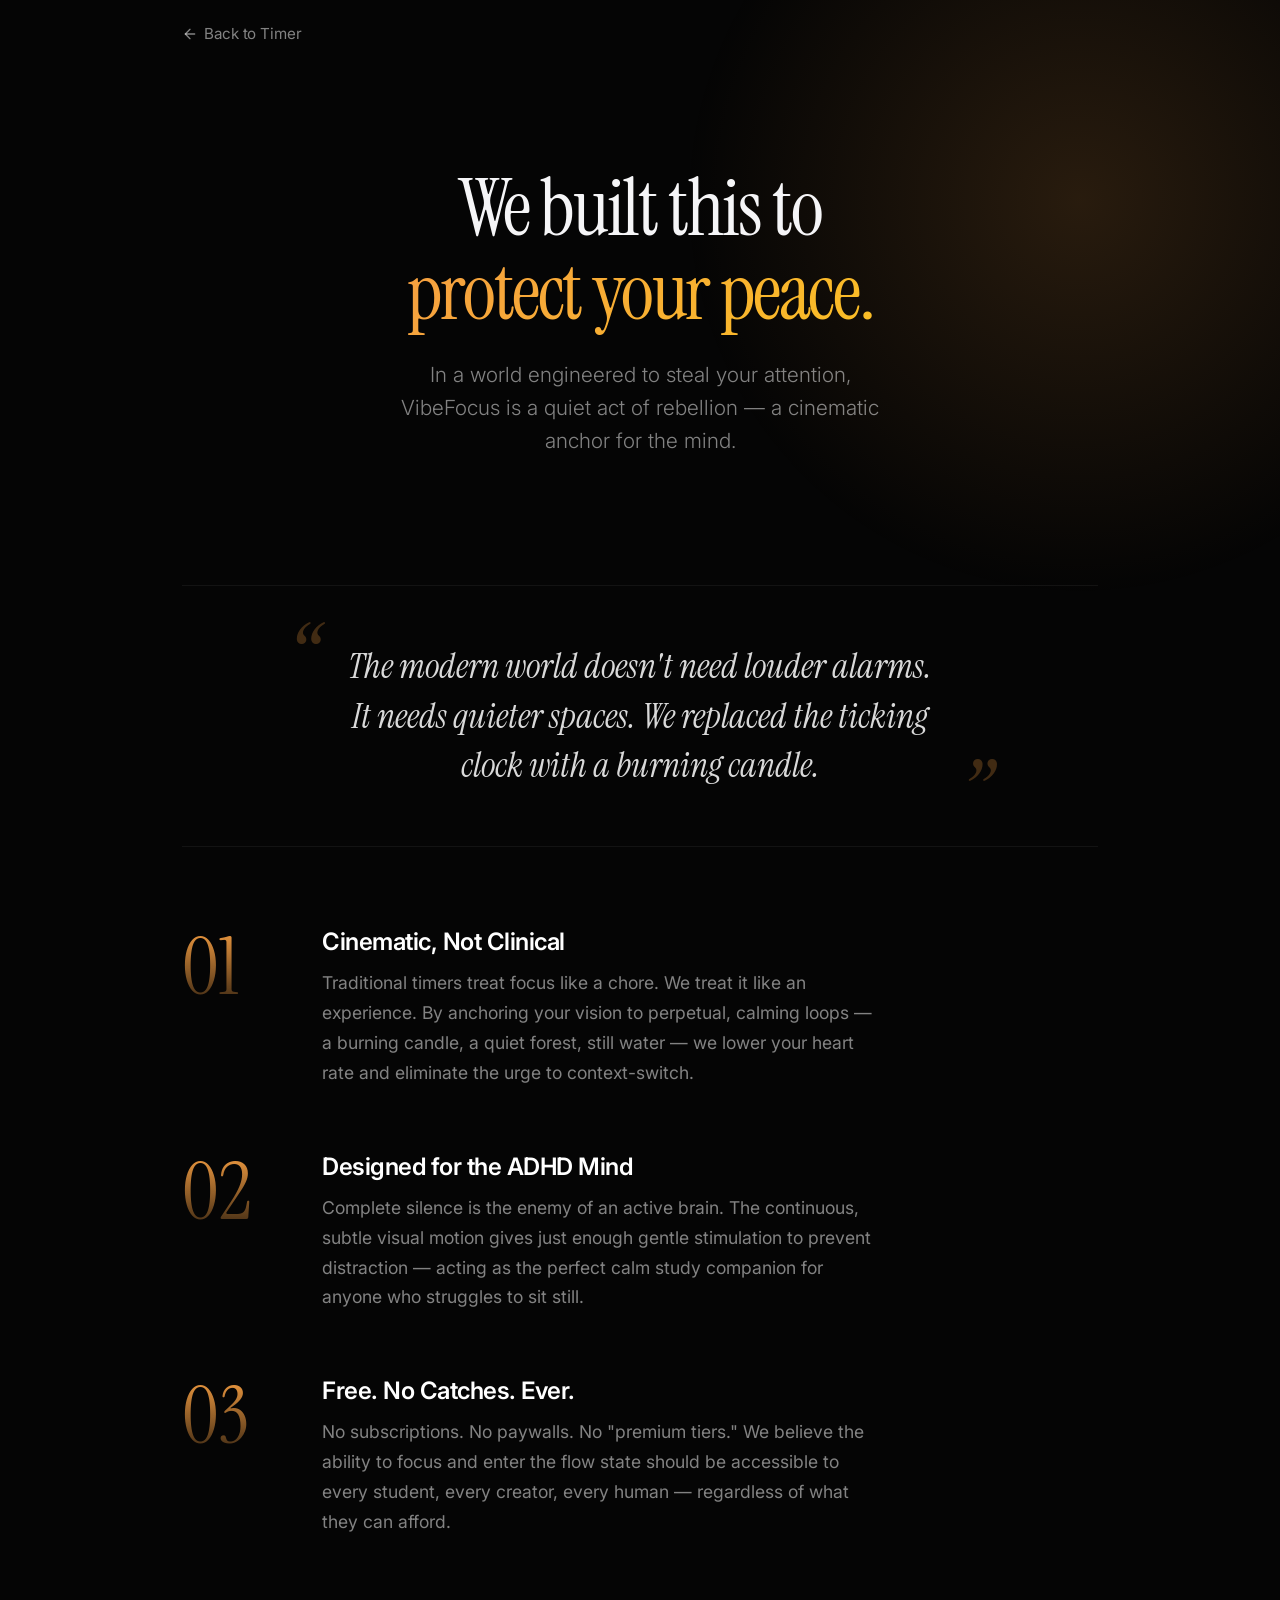
<file: about.html>
<!DOCTYPE html>
<html lang="en">
<head>
  <meta charset="UTF-8" />
  <meta name="viewport" content="width=device-width, initial-scale=1.0" />
  <title>About | VibeFocus — Enter your focus state</title>
  <meta name="description" content="VibeFocus is a free cinematic focus timer designed to protect your attention. Learn about our mission and why we built it." />
  <link rel="icon" href="assets/favicon.ico" type="image/x-icon" />
  <link rel="stylesheet" href="styles.css" />
  <link rel="preconnect" href="https://fonts.googleapis.com">
  <link rel="preconnect" href="https://fonts.gstatic.com" crossorigin>
  <link href="https://fonts.googleapis.com/css2?family=Instrument+Serif:ital@0;1&family=Inter:wght@300;400;500;600;700&display=swap" rel="stylesheet">
</head>
<body class="page-body page-about">

  <nav class="page-nav">
    <a href="index.html">
      <svg xmlns="http://www.w3.org/2000/svg" viewBox="0 0 24 24" fill="none" stroke="currentColor" stroke-width="2" stroke-linecap="round" stroke-linejoin="round"><path d="M19 12H5"/><path d="M12 19l-7-7 7-7"/></svg>
      Back to Timer
    </a>
  </nav>

  <main class="page-wrap">

    <!-- Hero -->
    <section class="about-hero reveal">
      <h1>We built this to<br><span>protect your peace.</span></h1>
      <p class="subtitle">In a world engineered to steal your attention, VibeFocus is a quiet act of rebellion — a cinematic anchor for the mind.</p>
    </section>

    <!-- Manifesto Quote -->
    <section class="about-manifesto reveal reveal-d2">
      <blockquote>
        The modern world doesn't need louder alarms. It needs quieter spaces. We replaced the ticking clock with a burning candle.
      </blockquote>
    </section>

    <!-- Values -->
    <section class="about-values">
      <div class="about-value-row reveal reveal-d3">
        <div class="about-value-number">01</div>
        <div class="about-value-content">
          <h3>Cinematic, Not Clinical</h3>
          <p>Traditional timers treat focus like a chore. We treat it like an experience. By anchoring your vision to perpetual, calming loops — a burning candle, a quiet forest, still water — we lower your heart rate and eliminate the urge to context-switch.</p>
        </div>
      </div>

      <div class="about-value-row reveal reveal-d4">
        <div class="about-value-number">02</div>
        <div class="about-value-content">
          <h3>Designed for the ADHD Mind</h3>
          <p>Complete silence is the enemy of an active brain. The continuous, subtle visual motion gives just enough gentle stimulation to prevent distraction — acting as the perfect calm study companion for anyone who struggles to sit still.</p>
        </div>
      </div>

      <div class="about-value-row reveal reveal-d5">
        <div class="about-value-number">03</div>
        <div class="about-value-content">
          <h3>Free. No Catches. Ever.</h3>
          <p>No subscriptions. No paywalls. No "premium tiers." We believe the ability to focus and enter the flow state should be accessible to every student, every creator, every human — regardless of what they can afford.</p>
        </div>
      </div>
    </section>

  </main>

</body>
</html>
</file>
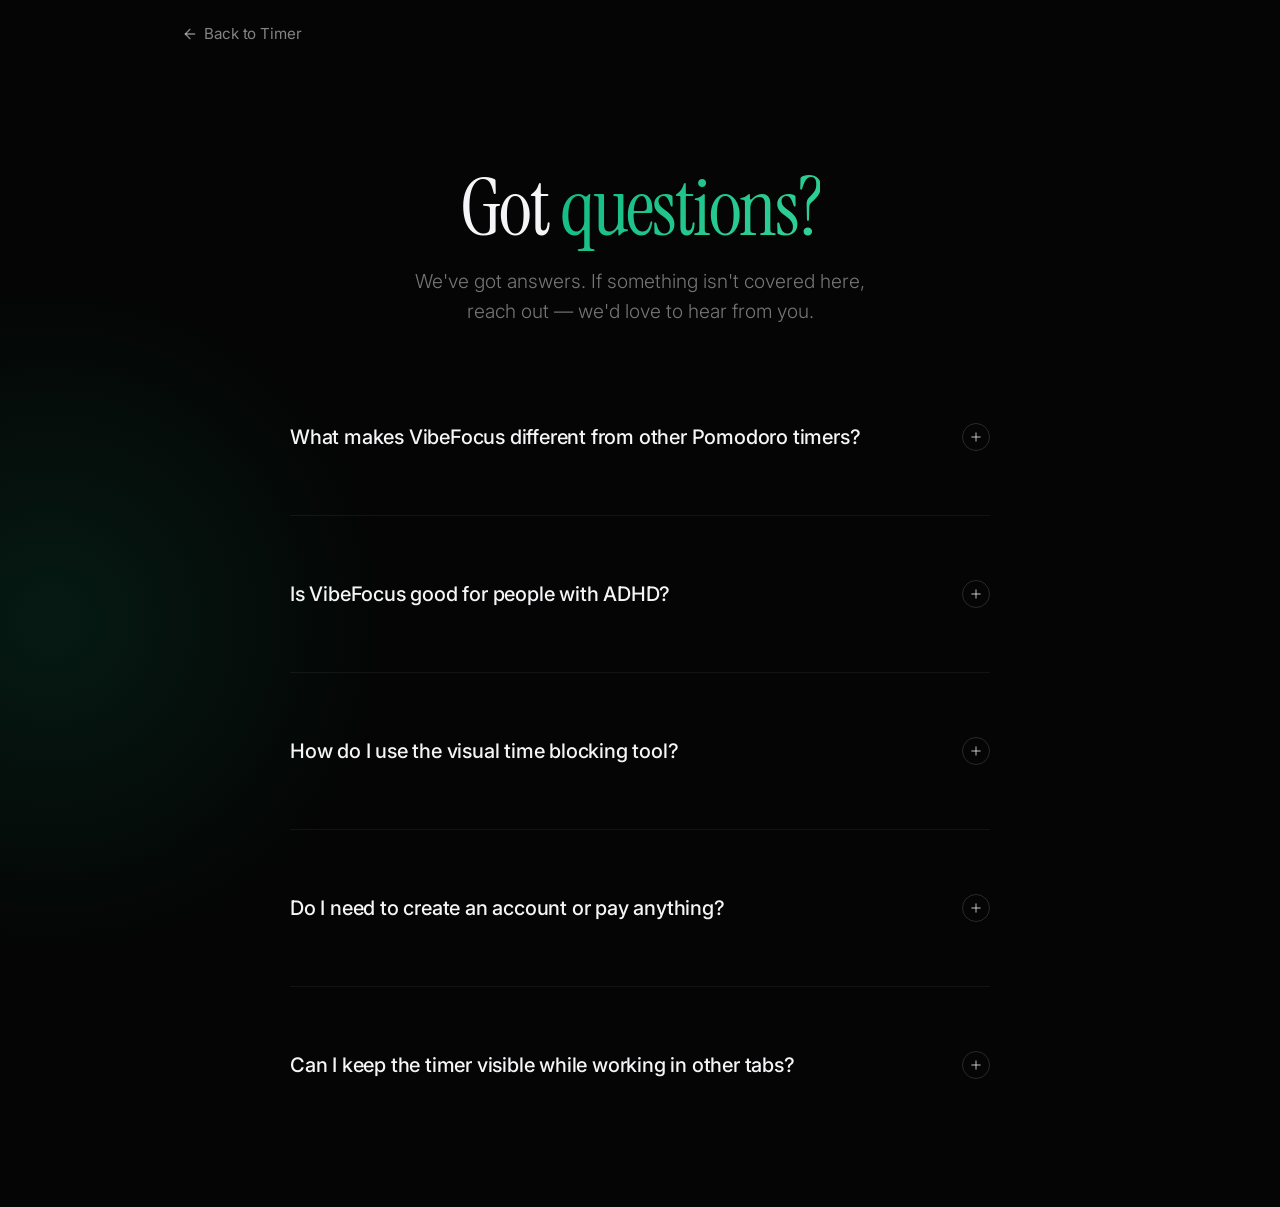
<file: faq.html>
<!DOCTYPE html>
<html lang="en">
<head>
  <meta charset="UTF-8" />
  <meta name="viewport" content="width=device-width, initial-scale=1.0" />
  <title>FAQ | VibeFocus — Enter your focus state</title>
  <meta name="description" content="Everything you need to know about VibeFocus: how to use it, whether it's free, if it helps with ADHD, and more." />
  <link rel="icon" href="assets/favicon.ico" type="image/x-icon" />
  <link rel="stylesheet" href="styles.css" />
  <link rel="preconnect" href="https://fonts.googleapis.com">
  <link rel="preconnect" href="https://fonts.gstatic.com" crossorigin>
  <link href="https://fonts.googleapis.com/css2?family=Instrument+Serif:ital@0;1&family=Inter:wght@300;400;500;600;700&display=swap" rel="stylesheet">
</head>
<body class="page-body page-faq">

  <nav class="page-nav">
    <a href="index.html">
      <svg xmlns="http://www.w3.org/2000/svg" viewBox="0 0 24 24" fill="none" stroke="currentColor" stroke-width="2" stroke-linecap="round" stroke-linejoin="round"><path d="M19 12H5"/><path d="M12 19l-7-7 7-7"/></svg>
      Back to Timer
    </a>
  </nav>

  <main class="page-wrap">

    <!-- Hero -->
    <section class="faq-hero reveal">
      <h1>Got <span>questions?</span></h1>
      <p class="subtitle">We've got answers. If something isn't covered here, reach out — we'd love to hear from you.</p>
    </section>

    <!-- FAQ Accordion -->
    <div class="faq-list reveal reveal-d2">

      <div class="faq-item">
        <button class="faq-question" onclick="this.parentElement.classList.toggle('active')">
          What makes VibeFocus different from other Pomodoro timers?
          <span class="faq-icon">
            <svg xmlns="http://www.w3.org/2000/svg" viewBox="0 0 24 24" fill="none" stroke="currentColor" stroke-width="2.5" stroke-linecap="round"><path d="M12 5v14"/><path d="M5 12h14"/></svg>
          </span>
        </button>
        <div class="faq-answer">
          <p>Most timers are clinical — a ticking clock or a loud alarm that creates anxiety. VibeFocus replaces that with calming, cinematic visuals like a burning candle or filling water bowl, designed to anchor your attention for deep work without adding stress.</p>
        </div>
      </div>

      <div class="faq-item">
        <button class="faq-question" onclick="this.parentElement.classList.toggle('active')">
          Is VibeFocus good for people with ADHD?
          <span class="faq-icon">
            <svg xmlns="http://www.w3.org/2000/svg" viewBox="0 0 24 24" fill="none" stroke="currentColor" stroke-width="2.5" stroke-linecap="round"><path d="M12 5v14"/><path d="M5 12h14"/></svg>
          </span>
        </button>
        <div class="faq-answer">
          <p>Yes. The continuous, subtle visual motion gives the brain just enough gentle stimulation to prevent distraction. Complete silence is often the enemy of an active mind — VibeFocus fills that gap without overwhelming it.</p>
        </div>
      </div>

      <div class="faq-item">
        <button class="faq-question" onclick="this.parentElement.classList.toggle('active')">
          How do I use the visual time blocking tool?
          <span class="faq-icon">
            <svg xmlns="http://www.w3.org/2000/svg" viewBox="0 0 24 24" fill="none" stroke="currentColor" stroke-width="2.5" stroke-linecap="round"><path d="M12 5v14"/><path d="M5 12h14"/></svg>
          </span>
        </button>
        <div class="faq-answer">
          <p>Select a calm atmosphere, choose your custom time blocking duration (from 5 minutes to 90 minutes), and hit Start Focus. The cinematic timer will visually represent time passing seamlessly on your screen.</p>
        </div>
      </div>

      <div class="faq-item">
        <button class="faq-question" onclick="this.parentElement.classList.toggle('active')">
          Do I need to create an account or pay anything?
          <span class="faq-icon">
            <svg xmlns="http://www.w3.org/2000/svg" viewBox="0 0 24 24" fill="none" stroke="currentColor" stroke-width="2.5" stroke-linecap="round"><path d="M12 5v14"/><path d="M5 12h14"/></svg>
          </span>
        </button>
        <div class="faq-answer">
          <p>No. VibeFocus is completely free to use, directly in your browser. No sign-ups, no subscriptions, no premium tiers. We believe deep work should be immediately accessible to everyone.</p>
        </div>
      </div>

      <div class="faq-item">
        <button class="faq-question" onclick="this.parentElement.classList.toggle('active')">
          Can I keep the timer visible while working in other tabs?
          <span class="faq-icon">
            <svg xmlns="http://www.w3.org/2000/svg" viewBox="0 0 24 24" fill="none" stroke="currentColor" stroke-width="2.5" stroke-linecap="round"><path d="M12 5v14"/><path d="M5 12h14"/></svg>
          </span>
        </button>
        <div class="faq-answer">
          <p>Absolutely. Use the Picture-in-Picture button to pop the cinematic timer into a floating always-on-top widget. It stays visible on every screen and tab while you work.</p>
        </div>
      </div>

    </div>

  </main>

</body>
</html>
</file>
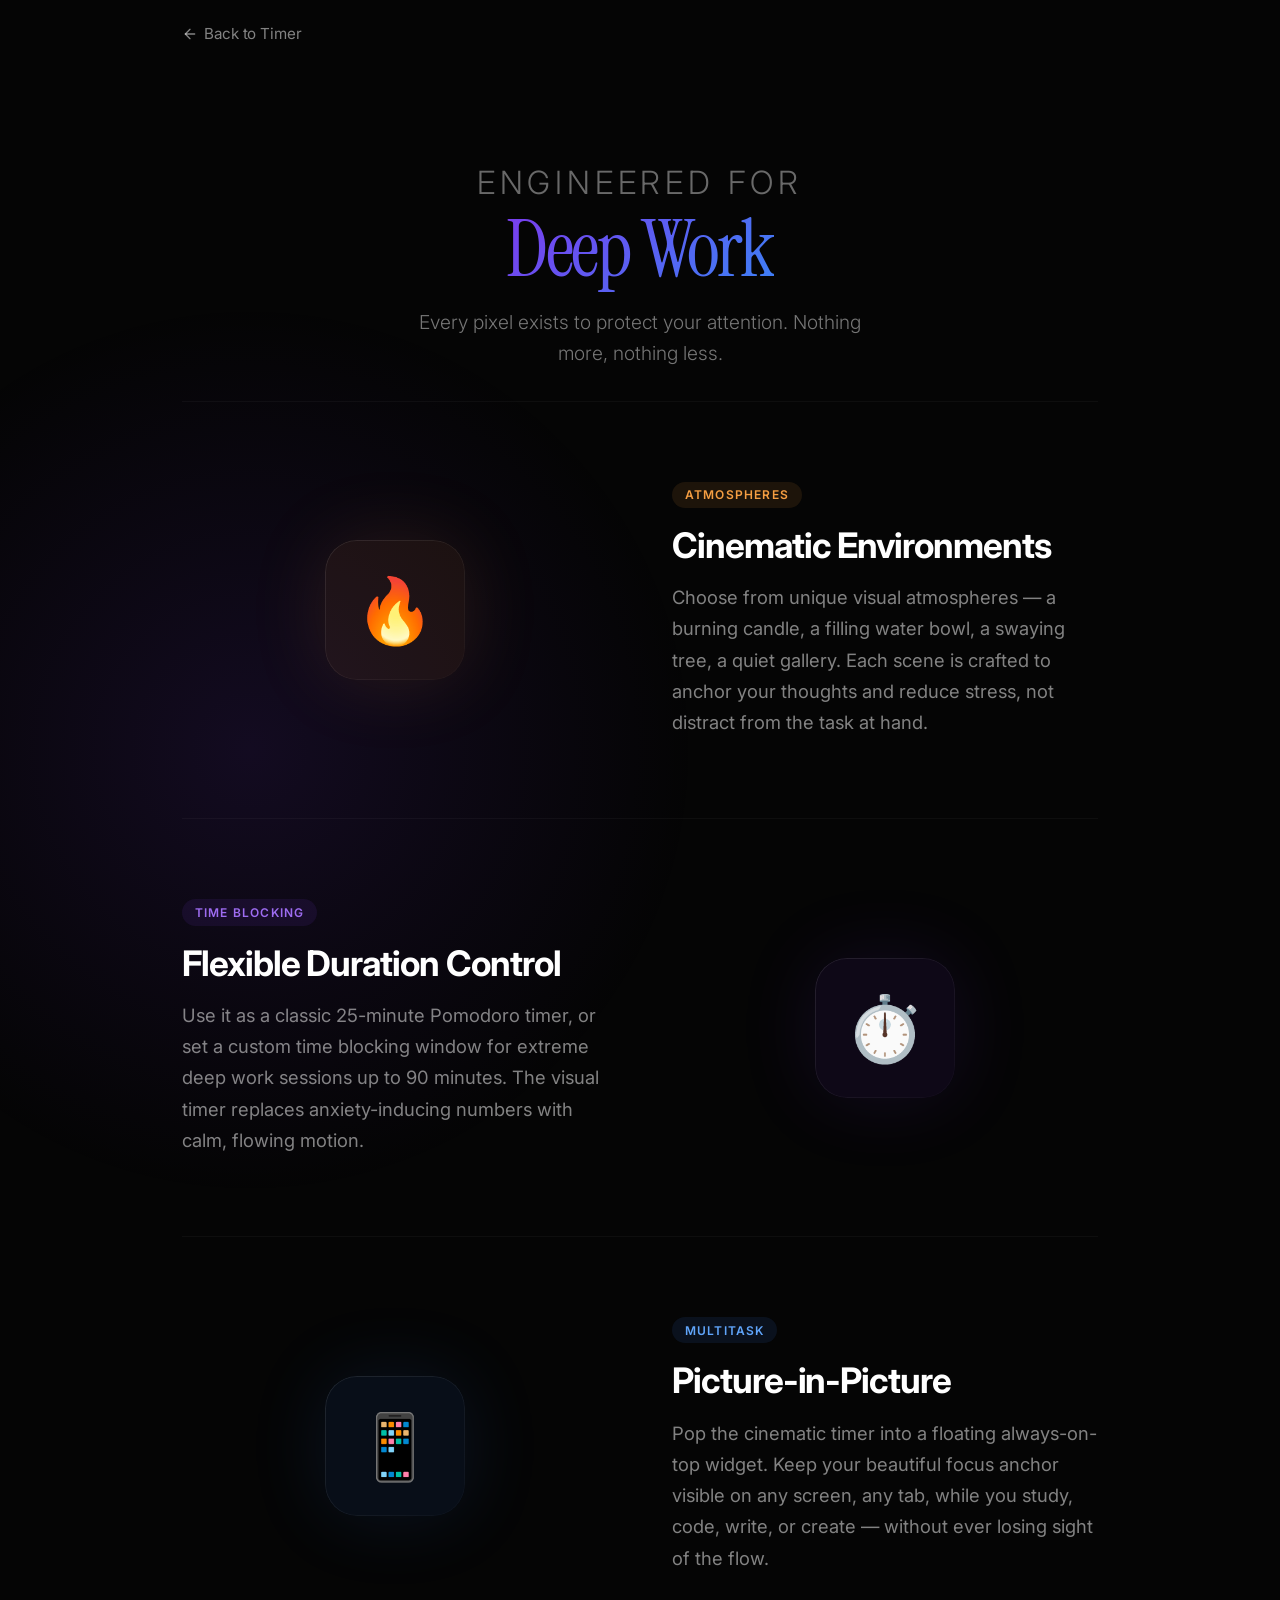
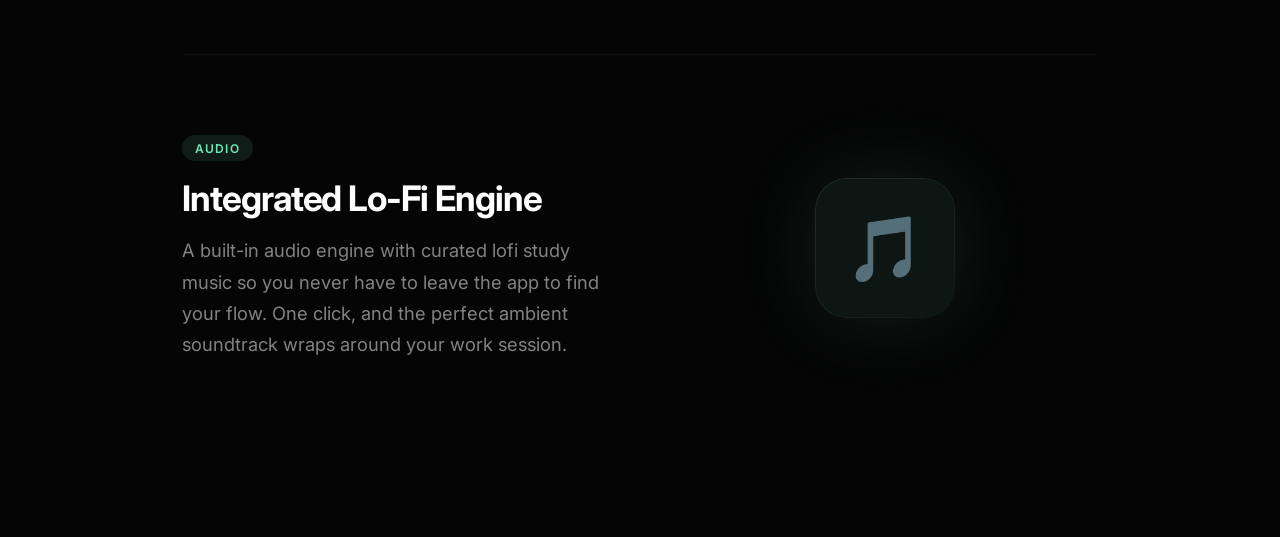
<file: features.html>
<!DOCTYPE html>
<html lang="en">
<head>
  <meta charset="UTF-8" />
  <meta name="viewport" content="width=device-width, initial-scale=1.0" />
  <title>Features | VibeFocus — Enter your focus state</title>
  <meta name="description" content="Explore the features of VibeFocus: cinematic environments, flexible time blocking, picture-in-picture mode, and integrated lo-fi audio." />
  <link rel="icon" href="assets/favicon.ico" type="image/x-icon" />
  <link rel="stylesheet" href="styles.css" />
  <link rel="preconnect" href="https://fonts.googleapis.com">
  <link rel="preconnect" href="https://fonts.gstatic.com" crossorigin>
  <link href="https://fonts.googleapis.com/css2?family=Instrument+Serif:ital@0;1&family=Inter:wght@300;400;500;600;700&display=swap" rel="stylesheet">
</head>
<body class="page-body page-features">

  <nav class="page-nav">
    <a href="index.html">
      <svg xmlns="http://www.w3.org/2000/svg" viewBox="0 0 24 24" fill="none" stroke="currentColor" stroke-width="2" stroke-linecap="round" stroke-linejoin="round"><path d="M19 12H5"/><path d="M12 19l-7-7 7-7"/></svg>
      Back to Timer
    </a>
  </nav>

  <main class="page-wrap">

    <!-- Hero -->
    <section class="features-hero reveal">
      <h1>
        <span class="line-1">Engineered for</span>
        <span class="line-2">Deep Work</span>
      </h1>
      <p class="subtitle">Every pixel exists to protect your attention. Nothing more, nothing less.</p>
    </section>

    <!-- Feature 1: Environments -->
    <section class="feature-section reveal reveal-d2">
      <div class="feature-text">
        <span class="feature-tag tag-candle">Atmospheres</span>
        <h2>Cinematic Environments</h2>
        <p>Choose from unique visual atmospheres — a burning candle, a filling water bowl, a swaying tree, a quiet gallery. Each scene is crafted to anchor your thoughts and reduce stress, not distract from the task at hand.</p>
      </div>
      <div class="feature-visual">
        <div class="feature-icon-large fi-candle">🔥</div>
      </div>
    </section>

    <!-- Feature 2: Timer -->
    <section class="feature-section reveal reveal-d3">
      <div class="feature-text">
        <span class="feature-tag tag-clock">Time Blocking</span>
        <h2>Flexible Duration Control</h2>
        <p>Use it as a classic 25-minute Pomodoro timer, or set a custom time blocking window for extreme deep work sessions up to 90 minutes. The visual timer replaces anxiety-inducing numbers with calm, flowing motion.</p>
      </div>
      <div class="feature-visual">
        <div class="feature-icon-large fi-clock">⏱️</div>
      </div>
    </section>

    <!-- Feature 3: PiP -->
    <section class="feature-section reveal reveal-d4">
      <div class="feature-text">
        <span class="feature-tag tag-pip">Multitask</span>
        <h2>Picture-in-Picture</h2>
        <p>Pop the cinematic timer into a floating always-on-top widget. Keep your beautiful focus anchor visible on any screen, any tab, while you study, code, write, or create — without ever losing sight of the flow.</p>
      </div>
      <div class="feature-visual">
        <div class="feature-icon-large fi-pip">📱</div>
      </div>
    </section>

    <!-- Feature 4: Audio -->
    <section class="feature-section reveal reveal-d5">
      <div class="feature-text">
        <span class="feature-tag tag-music">Audio</span>
        <h2>Integrated Lo-Fi Engine</h2>
        <p>A built-in audio engine with curated lofi study music so you never have to leave the app to find your flow. One click, and the perfect ambient soundtrack wraps around your work session.</p>
      </div>
      <div class="feature-visual">
        <div class="feature-icon-large fi-music">🎵</div>
      </div>
    </section>

  </main>

</body>
</html>
</file>
<file: styles.css>
/* ══════════════════════════════════════════════════════════
   VibeFocus — Premium Styles v3
   Calm · Immersive · Dribbble-level
══════════════════════════════════════════════════════════ */

/* ── Reset ─────────────────────────────────────────────── */
*,
*::before,
*::after {
  box-sizing: border-box;
  margin: 0;
  padding: 0;
}

/* ── Design Tokens ───────────────────────────────────────── */
:root {
  /* Core palette */
  --bg: #0a0a0f;
  --bg-deep: #06060a;
  --surface: rgba(255, 255, 255, 0.038);
  --surface-hover: rgba(255, 255, 255, 0.072);
  --surface-raised: rgba(255, 255, 255, 0.055);

  /* Borders */
  --border: rgba(255, 255, 255, 0.07);
  --border-hover: rgba(255, 255, 255, 0.16);
  --border-accent: rgba(124, 58, 237, 0.5);

  /* Text */
  --text: #e5e7eb;
  --text-dim: rgba(229, 231, 235, 0.5);
  --text-faint: rgba(229, 231, 235, 0.28);

  /* Accent system */
  --violet: #7c3aed;
  --violet-light: #9d6cf0;
  --violet-glow: rgba(124, 58, 237, 0.28);
  --blue: #3b82f6;
  --blue-glow: rgba(59, 130, 246, 0.2);

  /* Vibe colors */
  --ice: #7dd3f5;
  --ice-glow: rgba(125, 211, 245, 0.2);
  --candle: #f59e42;
  --candle-glow: rgba(245, 158, 66, 0.2);
  --tree: #6ee7b7;
  --tree-glow: rgba(110, 231, 183, 0.2);
  --gallery: #d4a853;
  --gallery-glow: rgba(212, 168, 83, 0.2);

  /* Typography */
  --font: 'Instrument Serif', serif;
  --font-sans: system-ui, -apple-system, BlinkMacSystemFont, 'Segoe UI', sans-serif;

  /* Radii */
  --r-sm: 10px;
  --r-md: 20px;
  --r-lg: 28px;
  --r-xl: 36px;
  --r-pill: 999px;

  /* Easing */
  --ease: cubic-bezier(0.16, 1, 0.3, 1);
  --ease-out: cubic-bezier(0, 0, 0.2, 1);
  --ease-spring: cubic-bezier(0.34, 1.56, 0.64, 1);

  /* Physical Glass Textures */
  --glass-bg: rgba(255, 255, 255, 0.015);
  --glass-border: rgba(255, 255, 255, 0.08);
  --glass-border-specular: rgba(255, 255, 255, 0.18);
  --glass-highlight: rgba(255, 255, 255, 0.06);
  --glass-blur: blur(40px) saturate(180%);

  /* Ambient Shadow Depths (No neon purple glow) */
  --shadow-tactile: 
    0 4px 30px rgba(0, 0, 0, 0.4), 
    inset 0 1px 1px rgba(255, 255, 255, 0.1),
    inset 0 -1px 8px rgba(0, 0, 0, 0.6);
  --shadow-orb: 
    0 30px 70px rgba(0, 0, 0, 0.65), 
    inset 0 10px 20px rgba(255, 255, 255, 0.08), 
    inset 0 -15px 30px rgba(0, 0, 0, 0.8);

  /* Physics-Based Springs */
  --spring-transition: cubic-bezier(0.34, 1.56, 0.64, 1);
  --spring-duration: 0.65s;
}

html {
  font-family: var(--font);
  -webkit-font-smoothing: antialiased;
  -moz-osx-font-smoothing: grayscale;
  font-size: 16px;
}

body {
  background: var(--bg-deep);
  color: var(--text);
  min-height: 100vh;
  min-height: 100dvh;
  overflow: hidden;
  position: relative;
}

/* ══════════════════════════════════════════════════════════
   Animated Background System
   Three slow-drifting orbs + grain texture
══════════════════════════════════════════════════════════ */
#gradient-bg {
  position: fixed;
  inset: 0;
  z-index: 0;
  overflow: hidden;
  background: var(--bg-deep);
}

/* Noise grain — adds texture depth */
#gradient-bg::before {
  content: '';
  position: absolute;
  inset: 0;
  background-image: url("data:image/svg+xml,%3Csvg viewBox='0 0 512 512' xmlns='http://www.w3.org/2000/svg'%3E%3Cfilter id='noise'%3E%3CfeTurbulence type='fractalNoise' baseFrequency='0.75' numOctaves='4' stitchTiles='stitch'/%3E%3C/filter%3E%3Crect width='100%25' height='100%25' filter='url(%23noise)' opacity='0.04'/%3E%3C/svg%3E");
  background-size: 200px 200px;
  pointer-events: none;
  z-index: 10;
  opacity: 0.7;
}

/* Orb 1 — violet top-left */
#gradient-bg::after {
  content: '';
  position: absolute;
  width: 70vmax;
  height: 70vmax;
  border-radius: 50%;
  background: radial-gradient(circle, rgba(124, 58, 237, 0.14) 0%, transparent 70%);
  top: -20vmax;
  left: -15vmax;
  animation: orb1 24s ease-in-out infinite alternate;
  will-change: transform;
}

@keyframes orb1 {
  0% {
    transform: translate(0, 0) scale(1);
  }

  33% {
    transform: translate(8vw, 5vh) scale(1.08);
  }

  66% {
    transform: translate(-4vw, 10vh) scale(0.95);
  }

  100% {
    transform: translate(12vw, -2vh) scale(1.04);
  }
}

.bg-orb {
  position: absolute;
  border-radius: 50%;
  will-change: transform;
}

/* Orb 2 — blue, bottom-right */
.bg-orb-2 {
  width: 60vmax;
  height: 60vmax;
  background: radial-gradient(circle, rgba(59, 130, 246, 0.1) 0%, transparent 70%);
  bottom: -18vmax;
  right: -14vmax;
  animation: orb2 30s ease-in-out infinite alternate;
}

@keyframes orb2 {
  0% {
    transform: translate(0, 0) scale(1);
  }

  50% {
    transform: translate(-7vw, -6vh) scale(1.1);
  }

  100% {
    transform: translate(4vw, 8vh) scale(0.92);
  }
}

/* Orb 3 — subtle violet, center */
.bg-orb-3 {
  width: 45vmax;
  height: 45vmax;
  background: radial-gradient(circle, rgba(124, 58, 237, 0.06) 0%, transparent 70%);
  top: 25vh;
  left: 25vw;
  animation: orb3 20s ease-in-out infinite alternate;
}

@keyframes orb3 {
  0% {
    transform: translate(0, 0) scale(1);
  }

  100% {
    transform: translate(5vw, -8vh) scale(1.15);
  }
}

/* Vignette layer */
.bg-vignette {
  position: absolute;
  inset: 0;
  background: radial-gradient(ellipse 80% 80% at 50% 50%, transparent 40%, rgba(5, 5, 10, 0.7) 100%);
  pointer-events: none;
  z-index: 5;
}

/* ══════════════════════════════════════════════════════════
   Screen System — Cinematic transitions
══════════════════════════════════════════════════════════ */
.screen {
  position: fixed;
  inset: 0;
  display: flex;
  flex-direction: column;
  align-items: center;
  justify-content: center;
  padding: 2.5rem 1.5rem;
  opacity: 0;
  pointer-events: none;
  z-index: 10;
  overflow-y: auto;
  overflow-x: hidden;
  transform: scale(0.975) translateY(16px);
  transition: opacity 0.65s var(--ease), transform 0.65s var(--ease);
  will-change: opacity, transform;
}

.screen.active {
  opacity: 1;
  pointer-events: all;
  transform: scale(1) translateY(0);
}

.screen.exit-zoom {
  opacity: 0;
  transform: scale(1.055);
  transition: opacity 0.45s ease, transform 0.45s ease;
  pointer-events: none;
}

#screen-hero {
  display: block;
  padding: 0;
}

/* Fade overlay */
#fade-overlay {
  position: fixed;
  inset: 0;
  background: var(--bg-deep);
  z-index: 90;
  opacity: 0;
  pointer-events: none;
  transition: opacity 0.5s ease;
}

#fade-overlay.show {
  opacity: 1;
  pointer-events: all;
}

/* ══════════════════════════════════════════════════════════
   SCREEN 1 — Vibe Selection
══════════════════════════════════════════════════════════ */
.vibe-header {
  text-align: center;
  margin-bottom: clamp(2rem, 5vh, 3.5rem);
}

.app-eyebrow {
  display: inline-block;
  font-size: clamp(2.2rem, 10vw, 3.8rem); /* Fluid typography for mobile */
  font-weight: 900;
  letter-spacing: 0.18em;
  text-transform: uppercase;
  margin-bottom: 1.2rem;
  opacity: 1;
  position: relative;
  /* High-end theme gradient: White to Vibrant Purple */
  background: linear-gradient(to right, #ffffff 0%, #ffffff 45%, #a855f7 100%);
  -webkit-background-clip: text;
  -webkit-text-fill-color: transparent;
  background-clip: text;
  filter: drop-shadow(0 4px 40px rgba(168, 85, 247, 0.45));
}

.app-tagline {
  display: block;
  width: fit-content;
  margin: 0 auto;
  font-size: clamp(0.8rem, 2.5vw, 0.95rem); /* Fluid tagline */
  color: #fff;
  font-weight: 500;
  letter-spacing: 0.04em;
  padding: 0.4rem 1.25rem;
  background: rgba(0, 0, 0, 0.65);
  backdrop-filter: blur(8px);
  -webkit-backdrop-filter: blur(8px);
  border-radius: var(--r-pill);
  border: 1px solid rgba(255, 255, 255, 0.1);
  opacity: 0.95;
  text-shadow: 0 2px 12px rgba(0, 0, 0, 0.4);
}

/* Bottom ambient hint */
.screen-bottom-hint {
  display: none;
}

.hint-dot {
  width: 4px;
  height: 4px;
  border-radius: 50%;
  background: var(--text-dim);
}

.hint-line {
  width: 28px;
  height: 1px;
  background: var(--text-dim);
}

/* ── Landing Footer ── */
.landing-footer {
  position: absolute;
  bottom: 0;
  left: 0;
  right: 0;
  display: flex;
  flex-direction: column;
  align-items: center;
  gap: 0.4rem;
  z-index: 10;
  padding: 0.6rem 0 0.7rem;
  background: linear-gradient(to top, rgba(6, 6, 10, 0.7) 0%, transparent 100%);
  pointer-events: auto;
}

.footer-tagline {
  font-size: 0.78rem;
  font-weight: 400;
  color: rgba(229, 231, 235, 0.55);
  letter-spacing: 0.03em;
  text-align: center;
}

.footer-link {
  display: inline-flex;
  align-items: center;
  gap: 0.4rem;
  font-size: 0.72rem;
  font-weight: 500;
  color: rgba(229, 231, 235, 0.7);
  text-decoration: none;
  letter-spacing: 0.02em;
  padding: 0.35rem 0.85rem;
  border-radius: 100px;
  border: 1px solid rgba(255, 255, 255, 0.12);
  background: rgba(255, 255, 255, 0.06);
  transition: all 0.3s ease;
}

.footer-link:hover {
  color: var(--violet-light);
  border-color: var(--border-accent);
  background: rgba(124, 58, 237, 0.12);
  box-shadow: 0 0 16px var(--violet-glow);
}

.footer-linkedin-icon {
  opacity: 0.8;
  transition: opacity 0.3s ease;
}

.footer-link:hover .footer-linkedin-icon {
  opacity: 1;
}

/* ── Vibe Grid ── */
.vibe-grid {
  display: flex;
  gap: 1.25rem;
  justify-content: center;
  flex-wrap: wrap;
  width: 100%;
  max-width: 980px;
  perspective: 1200px;
}

/* ── Vibe Card — premium glass panel ── */
.vibe-card {
  position: relative;
  width: 265px;
  min-width: 210px;
  flex: 1 1 210px;
  max-width: 285px;
  /* Deep glass effect */
  background: rgba(255, 255, 255, 0.035);
  border: 1px solid rgba(255, 255, 255, 0.07);
  border-radius: var(--r-lg);
  padding: 2rem 1.5rem 1.8rem;
  cursor: pointer;
  display: flex;
  flex-direction: column;
  align-items: center;
  gap: 1.3rem;
  backdrop-filter: blur(10px) saturate(130%);
  -webkit-backdrop-filter: blur(10px) saturate(130%);
  contain: layout style;
  /* isolate card from page reflows */
  outline: none;
  -webkit-tap-highlight-color: transparent;
  overflow: hidden;
  transform-style: preserve-3d;
  will-change: transform;
  transition:
    border-color 0.4s var(--ease),
    box-shadow 0.4s var(--ease),
    background 0.4s var(--ease);
}

/* Top edge inner light — glass refraction feel */
.vibe-card::before {
  content: '';
  position: absolute;
  top: 0;
  left: 8%;
  right: 8%;
  height: 1px;
  background: linear-gradient(90deg, transparent, rgba(255, 255, 255, 0.18), transparent);
  pointer-events: none;
}

/* Glow ring — vibe-specific color bloom */
.card-glow-ring {
  position: absolute;
  inset: -1px;
  border-radius: inherit;
  opacity: 0;
  transition: opacity 0.5s ease;
  pointer-events: none;
}

#vibe-ice .card-glow-ring {
  box-shadow:
    inset 0 0 50px 0 var(--ice-glow),
    0 0 70px 8px var(--ice-glow),
    0 20px 60px -10px rgba(125, 211, 245, 0.15);
}

#vibe-candle .card-glow-ring {
  box-shadow:
    inset 0 0 50px 0 var(--candle-glow),
    0 0 70px 8px var(--candle-glow),
    0 20px 60px -10px rgba(245, 158, 66, 0.15);
}

#vibe-tree .card-glow-ring {
  box-shadow:
    inset 0 0 50px 0 var(--tree-glow),
    0 0 70px 8px var(--tree-glow),
    0 20px 60px -10px rgba(110, 231, 183, 0.15);
}

#vibe-gallery .card-glow-ring {
  box-shadow:
    inset 0 0 50px 0 var(--gallery-glow),
    0 0 70px 8px var(--gallery-glow),
    0 20px 60px -10px rgba(212, 168, 83, 0.15);
}

.vibe-card:hover .card-glow-ring,
.vibe-card:focus-visible .card-glow-ring {
  opacity: 1;
}

.vibe-card:hover,
.vibe-card:focus-visible {
  border-color: rgba(255, 255, 255, 0.14);
  background: rgba(255, 255, 255, 0.058);
}

/* Canvas preview wrap */
.vibe-canvas-wrap {
  border-radius: 14px;
  overflow: hidden;
  background: rgba(0, 0, 0, 0.35);
  flex-shrink: 0;
  box-shadow: inset 0 1px 0 rgba(255, 255, 255, 0.06);
}

.vibe-preview {
  display: block;
  width: 160px;
  height: 180px;
}

/* Label */
.vibe-label-wrap {
  display: flex;
  flex-direction: column;
  align-items: center;
  gap: 0.3rem;
  text-align: center;
}

.vibe-name {
  font-size: 1.05rem;
  font-weight: 650;
  letter-spacing: -0.012em;
  color: var(--text);
}

.vibe-sub {
  font-size: 0.76rem;
  color: var(--text-dim);
  font-weight: 400;
  line-height: 1.45;
  letter-spacing: 0.005em;
}

/* ══════════════════════════════════════════════════════════
   SCREEN 2 — Duration Selection Redesign
   ══════════════════════════════════════════════════════════ */

/* 2. Asymmetric Split Pane */
.dur-split-container {
  display: grid;
  grid-template-columns: 45% 55%; /* Asymmetrical aesthetic weighting */
  width: 100%;
  min-height: 100vh;
  min-height: 100dvh;
  position: relative;
  align-items: center;
}

.dur-left-panel {
  display: flex;
  justify-content: center;
  align-items: center;
  border-right: 1px solid rgba(255, 255, 255, 0.05);
  height: 100%;
  position: relative;
  padding: 4rem;
  background: radial-gradient(circle at 10% 30%, rgba(255, 255, 255, 0.01) 0%, transparent 70%);
}

.dur-right-panel {
  padding: 3rem 5rem;
  display: flex;
  flex-direction: column;
  justify-content: center;
  height: 100%;
  overflow: hidden;
}

/* 3. The Physical Instrument Dial */
.glass-dial-wrapper {
  perspective: 1000px;
}

.glass-dial-orb {
  position: relative;
  width: 330px;
  height: 330px;
  max-width: 100%;
  box-sizing: border-box;
  border-radius: 50%;
  display: flex;
  flex-direction: column;
  justify-content: center;
  align-items: center;
  background: radial-gradient(circle at 35% 35%, rgba(255, 255, 255, 0.04) 0%, rgba(255, 255, 255, 0.015) 60%, rgba(0, 0, 0, 0.35) 100%);
  border: 1px solid rgba(255, 255, 255, 0.06);
  backdrop-filter: var(--glass-blur);
  -webkit-backdrop-filter: var(--glass-blur);
  box-shadow: 
    0 35px 70px rgba(0, 0, 0, 0.6), 
    inset 0 10px 20px rgba(255, 255, 255, 0.08), 
    inset 0 -15px 30px rgba(0, 0, 0, 0.7);
  overflow: visible;
  will-change: transform;
}

/* Brass Metallic Rim */
.dial-brass-rim {
  position: absolute;
  inset: -6px;
  border-radius: 50%;
  border: 6px solid transparent;
  background: linear-gradient(135deg, 
    #dfb668 0%, 
    #b28e46 20%, 
    #fff5d6 40%, 
    #8e6c27 60%, 
    #ffebad 80%, 
    #b28e46 100%) border-box;
  -webkit-mask: linear-gradient(#fff 0 0) padding-box, linear-gradient(#fff 0 0);
  -webkit-mask-composite: xor;
  mask-composite: exclude;
  box-shadow: 
    inset 0 1.5px 2px rgba(255, 255, 255, 0.45),
    inset 0 -1.5px 2px rgba(0, 0, 0, 0.6),
    0 8px 24px rgba(0, 0, 0, 0.55),
    0 1px 3px rgba(0, 0, 0, 0.8);
  pointer-events: none;
  z-index: 5;
}

/* Tick Marks (Radial lines around the center) */
.dial-ticks {
  position: absolute;
  inset: 16px;
  border-radius: 50%;
  pointer-events: none;
  z-index: 2;
}

.tick {
  position: absolute;
  top: 0;
  left: 50%;
  width: 1px;
  height: 6px;
  background: rgba(255, 255, 255, 0.12);
  transform: translateX(-50%) rotate(var(--r));
  transform-origin: 50% 149px; /* radius: (330px/2) - 16px = 149px */
}

/* Highlight cardinal positions (3, 6, 9, 12 o'clock) */
.tick:nth-child(3n+1) {
  width: 2px;
  height: 10px;
  background: rgba(223, 182, 104, 0.55);
}

/* Inner Ambient Refraction and Aura */
.dial-glow-aura {
  position: absolute;
  inset: 12%;
  border-radius: 50%;
  background: radial-gradient(circle, rgba(223, 182, 104, 0.05) 0%, transparent 70%);
  filter: blur(10px);
  pointer-events: none;
  z-index: 1;
}

.dial-shimmer {
  position: absolute;
  inset: 0;
  border-radius: 50%;
  background: linear-gradient(150deg, rgba(255, 255, 255, 0.05) 0%, transparent 50%, rgba(255, 255, 255, 0.01) 100%);
  pointer-events: none;
  z-index: 3;
}

.dial-content {
  text-align: center;
  z-index: 10;
  pointer-events: none;
}

.dial-eyebrow {
  display: block;
  font-family: var(--font-sans);
  font-size: 11px;
  font-weight: 600;
  letter-spacing: 0.25em;
  color: var(--text-dim);
  text-transform: uppercase;
  margin-bottom: 0.8rem;
}

.dial-display-time {
  font-family: 'Instrument Serif', serif;
  font-size: 5.5rem;
  font-weight: 400;
  font-style: italic;
  line-height: 0.85;
  color: #fff;
  letter-spacing: -0.03em;
  text-shadow: 0 4px 20px rgba(0, 0, 0, 0.35);
  transition: transform 0.4s var(--spring-transition);
}

.dial-display-time::after {
  content: '—';
}

.dial-unit {
  display: block;
  font-family: var(--font-sans);
  font-size: 11px;
  font-weight: 500;
  letter-spacing: 0.15em;
  color: var(--text-faint);
  text-transform: uppercase;
  margin-top: 0.5rem;
}

/* Lit Gem/Handle Riding the Rim Edge */
.dial-orbit-track {
  position: absolute;
  inset: -3px; /* Centers the gem riding precisely on the 6px brass rim */
  border-radius: 50%;
  pointer-events: none;
  z-index: 6;
  animation: dial-drift 42s linear infinite;
  will-change: transform;
}

.dial-orbit-dot {
  position: absolute;
  top: 0;
  left: 50%;
  width: 16px;
  height: 16px;
  transform: translate(-50%, -50%);
  border-radius: 50%;
  border: 2px solid #dfb668; /* Golden metal bezel casing */
  /* Inner Glowing Gem Gradient - Default gold/amber */
  background: radial-gradient(circle at 35% 35%, #ffffff 0%, #dfb668 45%, #b8860b 75%, #5c4308 100%);
  box-shadow: 0 0 10px rgba(223, 182, 104, 0.8), 0 0 20px rgba(223, 182, 104, 0.4), inset 0 1px 1px rgba(255, 255, 255, 0.85), inset 0 -1.5px 2px rgba(0, 0, 0, 0.7);
}

body.vibe-selected-candle .dial-orbit-dot {
  background: radial-gradient(circle at 35% 35%, #ffffff 0%, #ff9d5c 45%, #d95a14 75%, #5a2003 100%);
  box-shadow: 0 0 10px rgba(217, 90, 20, 0.8), 0 0 20px rgba(217, 90, 20, 0.4), inset 0 1px 1px rgba(255, 255, 255, 0.85), inset 0 -1.5px 2px rgba(0, 0, 0, 0.7);
}

body.vibe-selected-ice .dial-orbit-dot {
  background: radial-gradient(circle at 35% 35%, #ffffff 0%, #5ce1e6 45%, #008080 75%, #002b2b 100%);
  box-shadow: 0 0 10px rgba(0, 128, 128, 0.8), 0 0 20px rgba(0, 128, 128, 0.4), inset 0 1px 1px rgba(255, 255, 255, 0.85), inset 0 -1.5px 2px rgba(0, 0, 0, 0.7);
}

body.vibe-selected-tree .dial-orbit-dot {
  background: radial-gradient(circle at 35% 35%, #ffffff 0%, #a2d675 45%, #558b2f 75%, #1b300a 100%);
  box-shadow: 0 0 10px rgba(85, 139, 47, 0.8), 0 0 20px rgba(85, 139, 47, 0.4), inset 0 1px 1px rgba(255, 255, 255, 0.85), inset 0 -1.5px 2px rgba(0, 0, 0, 0.7);
}

body.vibe-selected-gallery .dial-orbit-dot {
  background: radial-gradient(circle at 35% 35%, #ffffff 0%, #dfb668 45%, #b8860b 75%, #5c4308 100%);
  box-shadow: 0 0 10px rgba(223, 182, 104, 0.8), 0 0 20px rgba(223, 182, 104, 0.4), inset 0 1px 1px rgba(255, 255, 255, 0.85), inset 0 -1.5px 2px rgba(0, 0, 0, 0.7);
}

@keyframes dial-drift {
  0% { transform: rotate(0deg); }
  100% { transform: rotate(360deg); }
}

/* Back button */
.btn-back {
  align-self: flex-start;
  display: inline-flex;
  align-items: center;
  gap: 0.5rem;
  padding: 0.6rem 1.2rem;
  border-radius: var(--r-pill);
  border: 1px solid rgba(255, 255, 255, 0.08);
  background: rgba(20, 20, 20, 0.4);
  color: rgba(255, 255, 255, 0.7);
  cursor: pointer;
  transition: all 0.3s cubic-bezier(0.16, 1, 0.3, 1);
  backdrop-filter: blur(16px);
  -webkit-backdrop-filter: blur(16px);
  outline: none;
  margin-bottom: 1.25rem;
}

.btn-back span {
  font-family: var(--font-sans);
  font-size: 11px;
  font-weight: 600;
  text-transform: uppercase;
  letter-spacing: 0.15em;
}

.btn-back:hover {
  border-color: rgba(255, 255, 255, 0.2);
  color: #fff;
  background: rgba(40, 40, 40, 0.5);
  transform: translateX(-4px);
}

.btn-back:active {
  transform: translateX(-4px) scale(0.95);
  transition: transform 0.1s cubic-bezier(0.4, 0, 0.2, 1);
}

/* Duration Intro */
.dur-intro {
  margin-bottom: 1.25rem;
}

.dur-heading {
  font-family: 'Instrument Serif', serif;
  font-size: clamp(2.8rem, 5.5vw, 4rem);
  font-weight: 400;
  font-style: italic;
  letter-spacing: -0.02em;
  color: #fff;
  line-height: 1.1;
  text-shadow: 0 4px 24px rgba(0,0,0,0.4);
}

.dur-subtitle {
  font-family: var(--font-sans);
  font-size: 11px;
  font-weight: 600;
  letter-spacing: 0.15em;
  text-transform: uppercase;
  color: var(--text-dim);
  margin-top: 0.75rem;
}

/* 4. Staggered Preset Cards */
.dur-pills {
  display: grid;
  grid-template-columns: repeat(12, 1fr);
  gap: 1.25rem;
  margin-top: 1.5rem;
  margin-bottom: 2rem;
  width: 100%;
}

.dur-pill {
  position: relative;
  grid-column: span 6; /* Base width */
  display: flex;
  flex-direction: column;
  justify-content: center;
  align-items: center;
  padding: 1.75rem 1.5rem;
  border-radius: var(--r-md);
  border: 1px solid var(--glass-border);
  background: rgba(18, 18, 22, 0.35);
  backdrop-filter: blur(24px);
  -webkit-backdrop-filter: blur(24px);
  cursor: pointer;
  overflow: hidden;
  outline: none;
  user-select: none;
  -webkit-user-select: none;
  transition: 
    border-color 0.3s cubic-bezier(0.25, 1, 0.5, 1),
    background 0.3s cubic-bezier(0.25, 1, 0.5, 1),
    box-shadow 0.3s cubic-bezier(0.25, 1, 0.5, 1),
    transform 0.3s cubic-bezier(0.25, 1, 0.5, 1);
}

/* Fine-edge specular top highlight */
.dur-pill::before {
  content: '';
  position: absolute;
  inset: 0;
  border-radius: inherit;
  border: 1px solid transparent;
  background: linear-gradient(180deg, rgba(255, 255, 255, 0.08) 0%, transparent 60%) border-box;
  -webkit-mask: linear-gradient(#fff 0 0) padding-box, linear-gradient(#fff 0 0);
  -webkit-mask-composite: xor;
  mask-composite: exclude;
  pointer-events: none;
  z-index: 1;
}

/* Staggered Grid Pattern Allocation */
#dur-25 {
  grid-column: span 12; /* Hero Recommended pill takes full width */
}

#dur-45 {
  grid-column: span 5; /* Left, 41.6% column width */
}

#dur-60 {
  grid-column: span 7; /* Right, 58.3% column width */
}

#dur-90 {
  grid-column: span 7; /* Left, 58.3% column width */
}

#dur-custom {
  grid-column: span 5; /* Right, 41.6% column width */
}

/* Diagonal Recommended Corner Ribbon */
.pill-ribbon {
  position: absolute;
  top: 14px;
  right: -28px;
  background: linear-gradient(135deg, #dfb668 0%, #a8843c 100%);
  color: #06060a;
  font-family: var(--font-sans);
  font-size: 0.55rem;
  font-weight: 800;
  letter-spacing: 0.12em;
  text-transform: uppercase;
  padding: 3px 28px;
  transform: rotate(45deg);
  box-shadow: 0 4px 8px rgba(0, 0, 0, 0.3);
  z-index: 10;
  pointer-events: none;
}

/* Card Content Arrangement */
.pill-content {
  display: flex;
  flex-direction: column;
  align-items: center;
  width: 100%;
  z-index: 2;
}

/* Typography (Shared DNA) */
.pill-time {
  font-family: 'Instrument Serif', serif;
  font-size: 3.2rem;
  font-weight: 400;
  font-style: italic;
  line-height: 1;
  color: rgba(255, 255, 255, 0.85);
  margin-bottom: 0.25rem;
  transition: color 0.3s ease;
}

.preset-hero .pill-time {
  font-size: 4rem;
}

/* Hairline Rule */
.pill-hairline {
  width: 32px;
  height: 1px;
  background: rgba(255, 255, 255, 0.12);
  margin: 0.6rem 0;
  transition: background-color 0.3s ease, width 0.3s ease;
}

.preset-hero .pill-hairline {
  width: 50px;
}

.pill-tag {
  font-family: var(--font-sans);
  font-size: 11px;
  font-weight: 600;
  letter-spacing: 0.15em;
  text-transform: uppercase;
  color: rgba(255, 255, 255, 0.45);
  margin-top: 0.15rem;
  transition: color 0.3s ease;
}

/* Custom Input Styling */
.custom-input-group {
  display: flex;
  align-items: baseline;
  gap: 0.4rem;
}

#custom-minutes {
  background: transparent;
  border: none;
  border-bottom: 1.5px solid rgba(255, 255, 255, 0.15);
  color: #fff;
  font-family: 'Instrument Serif', serif;
  font-size: 2.2rem;
  font-weight: 400;
  font-style: italic;
  width: 60px;
  text-align: center;
  padding: 0 0 2px 0;
  margin: 0;
  outline: none;
  transition: border-color 0.3s ease;
  -moz-appearance: textfield;
}

#custom-minutes::-webkit-outer-spin-button,
#custom-minutes::-webkit-inner-spin-button {
  -webkit-appearance: none;
  margin: 0;
}

#custom-minutes:focus {
  border-color: rgba(223, 182, 104, 0.6); /* Gold focus underline */
}

.pill-unit {
  font-family: var(--font-sans);
  font-size: 11px;
  color: rgba(255, 255, 255, 0.4);
  font-weight: 400;
  letter-spacing: 0.08em;
  text-transform: uppercase;
}

/* 5. Hover and Selected States (300ms transitions) */
.dur-pill:hover,
.dur-pill:focus-visible {
  border-color: rgba(255, 255, 255, 0.18);
  background: rgba(255, 255, 255, 0.05);
  transform: translateY(-2px);
  box-shadow: 
    0 12px 24px rgba(0, 0, 0, 0.45),
    inset 0 1px 1px rgba(255, 255, 255, 0.08);
}

.dur-pill:focus-visible {
  border-color: rgba(255, 255, 255, 0.5) !important;
  box-shadow: 
    0 0 0 2px rgba(255, 255, 255, 0.2),
    0 12px 24px rgba(0, 0, 0, 0.45),
    inset 0 1px 1px rgba(255, 255, 255, 0.08) !important;
}

.dur-pill.selected {
  border-color: rgba(223, 182, 104, 0.5);
  background: rgba(223, 182, 104, 0.03);
  transform: translateY(-2px) scale(1.02);
  box-shadow: 
    0 0 24px rgba(223, 182, 104, 0.2),
    0 12px 32px rgba(0, 0, 0, 0.5);
}

.dur-pill.selected .pill-time {
  color: #fff;
  text-shadow: 0 0 16px rgba(255, 255, 255, 0.25);
}

.dur-pill.selected .pill-hairline {
  background-color: rgba(223, 182, 104, 0.4);
  width: 70%;
}

.dur-pill.selected .pill-tag {
  color: #fff;
}

/* Per-variant selected card accent glow */
body.vibe-selected-candle .dur-pill.selected {
  border-color: rgba(245, 158, 66, 0.5);
  background: rgba(245, 158, 66, 0.04);
  box-shadow: 0 0 24px rgba(245, 158, 66, 0.2), 0 12px 32px rgba(0, 0, 0, 0.5);
}
body.vibe-selected-candle .dur-pill.selected .pill-hairline {
  background-color: rgba(245, 158, 66, 0.4);
}

body.vibe-selected-tree .dur-pill.selected {
  border-color: rgba(110, 231, 183, 0.45);
  background: rgba(110, 231, 183, 0.03);
  box-shadow: 0 0 24px rgba(110, 231, 183, 0.18), 0 12px 32px rgba(0, 0, 0, 0.5);
}
body.vibe-selected-tree .dur-pill.selected .pill-hairline {
  background-color: rgba(110, 231, 183, 0.4);
}

body.vibe-selected-ice .dur-pill.selected {
  border-color: rgba(125, 211, 245, 0.45);
  background: rgba(125, 211, 245, 0.03);
  box-shadow: 0 0 24px rgba(125, 211, 245, 0.18), 0 12px 32px rgba(0, 0, 0, 0.5);
}
body.vibe-selected-ice .dur-pill.selected .pill-hairline {
  background-color: rgba(125, 211, 245, 0.4);
}

body.vibe-selected-gallery .dur-pill.selected {
  border-color: rgba(212, 168, 83, 0.5);
  background: rgba(212, 168, 83, 0.04);
  box-shadow: 0 0 24px rgba(212, 168, 83, 0.2), 0 12px 32px rgba(0, 0, 0, 0.5);
}
body.vibe-selected-gallery .dur-pill.selected .pill-hairline {
  background-color: rgba(212, 168, 83, 0.4);
}

/* 6. State Engine via :has() (Displays selected time inside the dial) */
#screen-duration:has(#dur-25.selected) .dial-display-time::after { content: '25'; }
#screen-duration:has(#dur-45.selected) .dial-display-time::after { content: '45'; }
#screen-duration:has(#dur-60.selected) .dial-display-time::after { content: '60'; }
#screen-duration:has(#dur-90.selected) .dial-display-time::after { content: '90'; }
#screen-duration:has(#dur-custom.selected) .dial-display-time::after { content: attr(data-custom-val); }

/* Fallback rules for when :has() is not supported */
#screen-duration.dur-selected-25 .dial-display-time::after { content: '25'; }
#screen-duration.dur-selected-45 .dial-display-time::after { content: '45'; }
#screen-duration.dur-selected-60 .dial-display-time::after { content: '60'; }
#screen-duration.dur-selected-90 .dial-display-time::after { content: '90'; }
#screen-duration.dur-selected-custom .dial-display-time::after { content: attr(data-custom-val); }

/* 7. Card entrance animation triggers */
#screen-duration.active .dur-pill {
  animation: dur-pill-enter 0.6s cubic-bezier(0.16, 1, 0.3, 1) both;
}
#screen-duration.active .dur-pill:nth-child(1) { animation-delay: 0.1s; }
#screen-duration.active .dur-pill:nth-child(2) { animation-delay: 0.15s; }
#screen-duration.active .dur-pill:nth-child(3) { animation-delay: 0.2s; }
#screen-duration.active .dur-pill:nth-child(4) { animation-delay: 0.25s; }
#screen-duration.active .dur-pill:nth-child(5) { animation-delay: 0.3s; }

@keyframes dur-pill-enter {
  from { opacity: 0; transform: translateY(20px); }
  to { opacity: 1; transform: translateY(0); }
}

/* 8. Start Button (Signature Violet Gradient CTA) */
.btn-start {
  position: relative;
  display: inline-flex;
  align-items: center;
  justify-content: center;
  gap: 0.8rem;
  padding: 1.1rem 4.5rem;
  border-radius: var(--r-pill);
  border: 1px solid rgba(255, 255, 255, 0.2);
  background: linear-gradient(135deg, rgba(124, 58, 237, 0.8) 0%, rgba(93, 33, 210, 0.9) 100%);
  color: #fff;
  cursor: pointer;
  outline: none;
  transition: all 0.4s cubic-bezier(0.16, 1, 0.3, 1);
  box-shadow: inset 0 1px 1px rgba(255, 255, 255, 0.3), 0 8px 24px var(--violet-glow);
  backdrop-filter: blur(16px);
  -webkit-backdrop-filter: blur(16px);
  overflow: visible;
  -webkit-tap-highlight-color: transparent;
}

.btn-start-label {
  font-family: var(--font-sans);
  font-size: 12px;
  font-weight: 600;
  text-transform: uppercase;
  letter-spacing: 0.15em;
}

.btn-start-pulse {
  position: absolute;
  inset: -1px;
  border-radius: var(--r-pill);
  border: 1px solid var(--violet-light);
  box-shadow: 0 0 20px var(--violet);
  pointer-events: none;
  animation: elegant-pulse 3s ease-in-out infinite;
  opacity: 0;
}

@keyframes elegant-pulse {
  0% { transform: scale(1); opacity: 0.6; }
  100% { transform: scale(1.1); opacity: 0; }
}

.btn-start:not(:disabled):hover {
  transform: translateY(-2px);
  background: linear-gradient(135deg, rgba(138, 70, 245, 0.9) 0%, rgba(100, 40, 220, 1) 100%);
  box-shadow: inset 0 1px 1px rgba(255, 255, 255, 0.4), 0 12px 32px var(--violet-glow);
}

.btn-start:not(:disabled):active {
  transform: scale(0.95);
  transition: transform 0.1s cubic-bezier(0.4, 0, 0.2, 1);
}

.btn-start:disabled {
  opacity: 0.2;
  cursor: not-allowed;
  box-shadow: none;
}

.btn-start:disabled .btn-start-pulse {
  display: none;
}

/* 9. Responsive Adjustments (Desktop to Mobile) */
@media (max-width: 968px) {
  .dur-split-container {
    grid-template-columns: 1fr;
    grid-template-rows: auto 1fr;
  }
  .dur-left-panel {
    border-right: none;
    border-bottom: 1px solid rgba(255, 255, 255, 0.05);
    padding: 3rem 1.5rem;
    height: auto;
  }
  .dur-right-panel {
    padding: 3rem 1.5rem;
  }
  .glass-dial-orb {
    width: 240px;
    height: 240px;
  }
  .dial-brass-rim {
    inset: -4px;
    border-width: 4px;
  }
  .tick {
    transform-origin: 50% 104px; /* radius: 120px - 16px */
  }
  .dial-display-time {
    font-size: 4rem;
  }
}

@media (max-width: 580px) {
  .dur-pill {
    grid-column: span 12 !important; /* Full width collapse */
  }
}


/* ══════════════════════════════════════════════════════════
   SCREEN 3 — Focus Mode (Immersive)
══════════════════════════════════════════════════════════ */
#screen-focus {
  padding: 0;
  z-index: 20;
  background: #000;
}

#focus-canvas {
  position: absolute;
  inset: 0;
  width: 100%;
  height: 100%;
  display: block;
}

/* ── HUD — revealed on mouse move, cinematic fade ── */
.focus-hud {
  position: fixed;
  bottom: 0;
  left: 0;
  right: 0;
  padding: 1.35rem 2rem 1.75rem;
  display: flex;
  align-items: center;
  justify-content: space-between;
  z-index: 30;
  opacity: 0;
  transition: opacity 0.7s ease;
  pointer-events: none;
  /* Deep bottom gradient for readability */
  background: linear-gradient(to top,
      rgba(0, 0, 0, 0.65) 0%,
      rgba(0, 0, 0, 0.2) 60%,
      transparent 100%);
}

.focus-hud.visible {
  opacity: 1;
  pointer-events: all;
}

.hud-left {
  display: flex;
  align-items: center;
  gap: 1rem;
  flex: 1;
}

.hud-progress-track {
  flex: 1;
  height: 2px;
  background: rgba(255, 255, 255, 0.08);
  border-radius: 100px;
  overflow: hidden;
  max-width: 360px;
}

.hud-progress-fill {
  height: 100%;
  border-radius: 100px;
  background: linear-gradient(90deg, var(--violet), var(--violet-light));
  width: 0%;
  transition: width 1.2s linear;
  box-shadow: 0 0 8px rgba(124, 58, 237, 0.6);
}

.hud-time {
  font-size: 0.74rem;
  font-weight: 500;
  color: rgba(255, 255, 255, 0.32);
  font-variant-numeric: tabular-nums;
  letter-spacing: 0.08em;
  white-space: nowrap;
}

.hud-right {
  display: flex;
  gap: 0.5rem;
  align-items: center;
}

.btn-hud {
  display: flex;
  align-items: center;
  justify-content: center;
  width: 38px;
  height: 38px;
  border-radius: 12px;
  border: 1px solid rgba(255, 255, 255, 0.07);
  background: rgba(255, 255, 255, 0.04);
  color: rgba(255, 255, 255, 0.35);
  cursor: pointer;
  transition: all 0.25s ease;
  backdrop-filter: blur(12px);
  -webkit-backdrop-filter: blur(12px);
  outline: none;
}

.btn-hud:hover {
  border-color: rgba(255, 255, 255, 0.18);
  color: rgba(255, 255, 255, 0.85);
  background: rgba(255, 255, 255, 0.09);
  transform: scale(1.05);
}

/* ══════════════════════════════════════════════════════════
   SCREEN 4 — Completion Redesign (Split Layout & Variants)
   ══════════════════════════════════════════════════════════ */

#confetti-canvas {
  position: fixed;
  inset: 0;
  pointer-events: none;
  z-index: 5;
}

/* 2. Split Layout */
.complete-inner.split-layout {
  display: grid;
  grid-template-columns: 1.1fr 0.9fr;
  gap: 3.5rem;
  width: 100%;
  max-width: 960px;
  margin: 0 auto;
  padding: 3rem 2rem;
  align-items: center;
  animation: complete-entrance 0.95s cubic-bezier(0.16, 1, 0.3, 1) both;
}

.complete-left-panel {
  display: flex;
  flex-direction: column;
  align-items: flex-start;
  justify-content: center;
  width: 100%;
}

.complete-right-panel {
  display: flex;
  flex-direction: column;
  gap: 1.5rem;
  width: 100%;
}

/* 3. CSS Variant State Detection */
.complete-variant-group {
  display: none;
  width: 100%;
}

body:has(#vibe-gallery.selected) #screen-complete .painting-variant {
  display: flex;
  flex-direction: column;
  align-items: flex-start;
}

body:has(#vibe-candle.selected) #screen-complete .candle-variant {
  display: flex;
  flex-direction: column;
  align-items: flex-start;
}

body:has(#vibe-ice.selected) #screen-complete .water-variant {
  display: flex;
  flex-direction: column;
  align-items: flex-start;
}

body:has(#vibe-tree.selected) #screen-complete .tree-variant {
  display: flex;
  flex-direction: column;
  align-items: flex-start;
}

/* Fallback rules for when :has() is not supported */
#screen-complete.vibe-selected-gallery .painting-variant,
body.vibe-selected-gallery #screen-complete .painting-variant {
  display: flex;
  flex-direction: column;
  align-items: flex-start;
}

#screen-complete.vibe-selected-candle .candle-variant,
body.vibe-selected-candle #screen-complete .candle-variant {
  display: flex;
  flex-direction: column;
  align-items: flex-start;
}

#screen-complete.vibe-selected-ice .water-variant,
body.vibe-selected-ice #screen-complete .water-variant {
  display: flex;
  flex-direction: column;
  align-items: flex-start;
}

#screen-complete.vibe-selected-tree .tree-variant,
body.vibe-selected-tree #screen-complete .tree-variant {
  display: flex;
  flex-direction: column;
  align-items: flex-start;
}

/* 4. Material System: Frosted Glass Cards */
.complete-glass-card {
  position: relative;
  background: rgba(255, 255, 255, 0.07); /* 0.06–0.1 fill */
  backdrop-filter: blur(20px);
  -webkit-backdrop-filter: blur(20px);
  border: 1px solid rgba(255, 255, 255, 0.15); /* 1px white border */
  border-radius: 20px; /* 16–20px radius */
  padding: 2.5rem;
  box-shadow: 0 12px 40px rgba(0, 0, 0, 0.4);
  overflow: hidden;
  display: flex;
  flex-direction: column;
  transition: transform 0.4s var(--ease), box-shadow 0.4s var(--ease);
}

/* Soft inner top reflection highlight */
.complete-glass-card::before {
  content: '';
  position: absolute;
  top: 0; left: 0; right: 0;
  height: 1px;
  background: linear-gradient(90deg, transparent, rgba(255, 255, 255, 0.25), transparent);
  pointer-events: none;
}

/* Accent Glow meshes */
.complete-glass-card::after {
  content: '';
  position: absolute;
  top: -15%; right: -15%;
  width: 50%; height: 50%;
  background: radial-gradient(circle, rgba(255, 255, 255, 0.02) 0%, transparent 70%);
  pointer-events: none;
}

/* 5. Typography */
.complete-heading {
  font-family: 'Instrument Serif', serif;
  font-style: italic;
  font-weight: 400;
  font-size: 3.8rem;
  line-height: 1.05;
  color: #fff;
  letter-spacing: -0.01em;
  margin-top: 1.75rem;
}

.complete-sub {
  font-family: var(--font-sans);
  font-size: 1.05rem;
  font-weight: 400;
  color: var(--text-dim);
  margin-top: 0.65rem;
  line-height: 1.5;
}

.stat-label {
  font-family: var(--font-sans);
  font-size: 11px;
  font-weight: 600;
  text-transform: uppercase;
  letter-spacing: 0.15em;
  color: var(--text-dim);
}

.action-subtext {
  font-family: var(--font-sans);
  font-size: 12px;
  color: var(--text-faint);
  margin-top: 0.25rem;
}

.complete-follow-text {
  font-family: var(--font-sans);
  font-size: 11px;
  text-transform: uppercase;
  letter-spacing: 0.08em;
  color: var(--text-faint);
}

.complete-stats-card .stat-value {
  font-family: system-ui, -apple-system, sans-serif;
  font-style: normal;
  text-transform: uppercase;
  letter-spacing: 0.15em;
  font-size: 2.8rem;
  font-weight: 600;
  color: #fff;
  line-height: 1;
  margin-top: 0.5rem;
  text-shadow: 0 4px 12px rgba(0, 0, 0, 0.2);
}

.metrology-line {
  height: 1px;
  background: linear-gradient(90deg, rgba(255,255,255,0.01), rgba(255,255,255,0.12) 50%, rgba(255,255,255,0.01));
  margin-top: 1.2rem;
  width: 100%;
}

.complete-action-card {
  gap: 1.5rem;
}

/* 6. Primary Button (Frosted Glass CTA) */
.btn-restart {
  width: 100%;
  display: inline-flex;
  align-items: center;
  justify-content: center;
  gap: 0.65rem;
  padding: 1.1rem;
  border-radius: var(--r-pill);
  border: 1px solid rgba(255, 255, 255, 0.2);
  background: linear-gradient(135deg, rgba(255, 255, 255, 0.12) 0%, rgba(255, 255, 255, 0.05) 50%, rgba(255, 255, 255, 0.02) 100%);
  color: #fff;
  cursor: pointer;
  box-shadow: inset 0 1px 1px rgba(255, 255, 255, 0.3), 0 8px 24px rgba(0, 0, 0, 0.35);
  backdrop-filter: blur(16px);
  -webkit-backdrop-filter: blur(16px);
  transition: transform 0.4s var(--ease), box-shadow 0.4s var(--ease);
}

.btn-restart span {
  font-family: var(--font-sans);
  font-size: 12px;
  font-weight: 600;
  text-transform: uppercase;
  letter-spacing: 0.15em;
}

.btn-restart:hover {
  transform: translateY(-2px);
  background: linear-gradient(135deg, rgba(255, 255, 255, 0.18) 0%, rgba(255, 255, 255, 0.08) 50%, rgba(255, 255, 255, 0.04) 100%);
  box-shadow: inset 0 1px 1px rgba(255, 255, 255, 0.4), 0 12px 32px rgba(0, 0, 0, 0.5);
}

.btn-restart:active {
  transform: scale(0.98);
}

.complete-follow {
  display: flex;
  flex-direction: column;
  gap: 0.6rem;
  margin-top: 0.5rem;
  border-top: 1px solid rgba(255,255,255,0.04);
  padding-top: 1rem;
}

.complete-follow-link {
  display: inline-flex;
  align-items: center;
  gap: 0.4rem;
  font-family: var(--font-sans);
  font-size: 12px;
  font-weight: 600;
  color: var(--text-dim);
  text-decoration: none;
  transition: color 0.3s ease;
}

.complete-follow-link:hover {
  color: #fff;
}

/* 7. Ambient & Load Animations */

/* Entrance animation for the split-layout */
@keyframes complete-entrance {
  from { opacity: 0; transform: translateY(20px); }
  to { opacity: 1; transform: translateY(0); }
}

#screen-complete.active .complete-heading {
  animation: complete-headline-up 1.1s cubic-bezier(0.25, 1, 0.5, 1) 0.15s both;
}

#screen-complete.active .complete-sub {
  animation: complete-subhead-in 1.3s cubic-bezier(0.25, 1, 0.5, 1) 0.3s both;
}

@keyframes complete-headline-up {
  0% { opacity: 0; transform: translateY(12px); }
  100% { opacity: 1; transform: translateY(0); }
}

@keyframes complete-subhead-in {
  0% { opacity: 0; }
  100% { opacity: 1; }
}

/* 7. Live Canvas Rendering (Completion Screen) */
.hero-visual {
  width: 100%;
  aspect-ratio: 4/3;
  border-radius: var(--r-card);
  overflow: hidden;
  background: rgba(255, 255, 255, 0.03);
  border: 1px solid var(--glass-border);
  box-shadow: inset 0 2px 20px rgba(255, 255, 255, 0.02);
  display: flex;
  align-items: center;
  justify-content: center;
  position: relative;
  opacity: 0;
}

#complete-canvas {
  width: 100%;
  height: 100%;
  object-fit: cover;
  display: block;
}

.painting-visual .unrevealed-patch {
  position: absolute;
  inset: 0;
  background: rgba(10, 10, 15, 0.95);
  backdrop-filter: blur(8px);
  z-index: 2;
}

.painting-visual .light-bloom-overlay {
  position: absolute;
  inset: -50%;
  background: radial-gradient(circle, rgba(253, 224, 71, 0.25) 0%, transparent 60%);
  pointer-events: none;
  z-index: 3;
  opacity: 0;
  mix-blend-mode: screen;
}

#screen-complete.active .painting-variant .unrevealed-patch {
  animation: painting-patch-dissolve 1.2s cubic-bezier(0.25, 1, 0.5, 1) forwards;
}

#screen-complete.active .painting-variant .light-bloom-overlay {
  animation: painting-bloom-sweep 1.2s cubic-bezier(0.25, 1, 0.5, 1) forwards;
}

@keyframes painting-patch-dissolve {
  0% { opacity: 0.95; filter: blur(8px); }
  100% { opacity: 0; filter: blur(0); pointer-events: none; }
}

@keyframes painting-bloom-sweep {
  0% { opacity: 0; transform: scale(0.8) translate(-20%, -20%); }
  45% { opacity: 1; }
  100% { opacity: 0.4; transform: scale(1) translate(0%, 0%); }
}

/* Perpetual gallery light sheen */
.painting-sheen {
  position: absolute;
  inset: 0;
  background: linear-gradient(135deg, transparent 40%, rgba(255, 255, 255, 0.12) 50%, transparent 60%);
  transform: translateX(-100%);
  opacity: 0;
  pointer-events: none;
  z-index: 4;
  border-radius: inherit;
}

#screen-complete.active .painting-variant .painting-sheen {
  animation: sheen-sweep 6s ease-in-out infinite 1.5s;
}

@keyframes sheen-sweep {
  0% { opacity: 0; transform: translateX(-100%); }
  20% { opacity: 1; }
  50% { opacity: 1; transform: translateX(100%); }
  51% { opacity: 0; }
  100% { opacity: 0; transform: translateX(-100%); }
}

/* Painting 3D tilt on mouse hover */
.painting-visual .canvas-art {
  transform-style: preserve-3d;
  transition: transform 0.3s ease;
}

/* B. Candle (Golden Hour) */
.candle-visual {
  position: relative;
  width: 320px;
  height: 200px;
  max-width: 100%;
  display: flex;
  justify-content: center;
  align-items: flex-end;
}

.candle-chamber {
  position: relative;
  width: 100px;
  height: 160px;
}

.candle-holder {
  position: absolute;
  bottom: 0;
  left: 50%;
  transform: translateX(-50%);
}

.candle-wick {
  position: absolute;
  bottom: 90px;
  left: 50%;
  transform: translateX(-50%);
  width: 2px;
  height: 8px;
  background: #1e293b;
}

.candle-flame {
  position: absolute;
  bottom: 96px;
  left: 50%;
  width: 14px;
  height: 26px;
  background: radial-gradient(ellipse at bottom, #fff 20%, #f97316 60%, #b91c1c 100%);
  border-radius: 50% 50% 20% 20%;
  transform: translateX(-50%) scale(0.1);
  transform-origin: bottom center;
  opacity: 0;
  box-shadow: 0 0 20px rgba(249, 115, 22, 0.6);
}

.candle-glow {
  position: absolute;
  bottom: 60px;
  left: 50%;
  width: 120px;
  height: 120px;
  background: radial-gradient(circle, rgba(251, 191, 36, 0.2) 0%, transparent 70%);
  transform: translate(-50%) scale(0.5);
  opacity: 0;
  pointer-events: none;
}

#screen-complete.active .candle-variant .candle-flame {
  animation: 
    candle-ignite 1s cubic-bezier(0.34, 1.56, 0.64, 1) forwards,
    candle-flicker 2.5s ease-in-out infinite 1s;
}

#screen-complete.active .candle-variant .candle-glow {
  animation: 
    candle-glow-bloom 1.2s cubic-bezier(0.25, 1, 0.5, 1) forwards,
    candle-glow-pulse 4s ease-in-out infinite 1.2s;
}

@keyframes candle-ignite {
  0% { transform: translateX(-50%) scale(0.1); opacity: 0; }
  85% { transform: translateX(-50%) scale(1.3); opacity: 1; }
  100% { transform: translateX(-50%) scale(1); opacity: 1; }
}

@keyframes candle-glow-bloom {
  0% { transform: translate(-50%, -15px) scale(0.2); opacity: 0; }
  100% { transform: translate(-50%, -15px) scale(1); opacity: 1; }
}

@keyframes candle-flicker {
  0%, 100% { transform: translateX(-50%) scale(1) rotate(-1deg); }
  50% { transform: translateX(-50%) scale(1.04) rotate(1.5deg); }
}

@keyframes candle-glow-pulse {
  0%, 100% { opacity: 0.8; transform: translate(-50%, -15px) scale(1); }
  50% { opacity: 0.95; transform: translate(-50%, -15px) scale(1.08); }
}

/* Perpetual smoke wisp */
.candle-smoke {
  position: absolute;
  bottom: 120px;
  left: 50%;
  width: 2px;
  height: 30px;
  background: linear-gradient(to top, rgba(200, 200, 200, 0.3), transparent);
  transform: translateX(-50%);
  opacity: 0;
  filter: blur(1.5px);
  pointer-events: none;
}

#screen-complete.active .candle-variant .candle-smoke {
  animation: smoke-drift 3s ease-in-out infinite 1.2s;
}

@keyframes smoke-drift {
  0% { opacity: 0; transform: translateX(-50%) translateY(0) scaleX(1); }
  30% { opacity: 0.4; }
  70% { opacity: 0.15; transform: translateX(calc(-50% + 4px)) translateY(-20px) scaleX(1.5); }
  100% { opacity: 0; transform: translateX(calc(-50% - 2px)) translateY(-35px) scaleX(2); }
}

/* C. Water Bowl (Still Water) */
.water-visual {
  position: relative;
  width: 320px;
  height: 200px;
  max-width: 100%;
  display: flex;
  justify-content: center;
  align-items: center;
}

.water-container {
  width: 160px;
  height: 160px;
backdrop-filter: blur(8px);
  z-index: 2;
}

/* 7. Live Canvas Rendering (Completion Screen) */
#screen-complete.active .hero-visual {
  animation: hero-visual-in 1.2s cubic-bezier(0.16, 1, 0.3, 1) forwards;
  animation-delay: 0.2s;
}

@keyframes hero-visual-in {
  0% { transform: scale(0.9); opacity: 0; filter: blur(8px); }
  100% { transform: scale(1); opacity: 1; filter: blur(0); }
}

.dappled-light-effect {
  position: absolute;
  inset: 0;
  background: radial-gradient(ellipse at top left, rgba(253, 224, 71, 0.12) 0%, transparent 60%),
              radial-gradient(ellipse at bottom right, rgba(16, 185, 129, 0.08) 0%, transparent 60%);
  opacity: 0;
  pointer-events: none;
  z-index: 4;
}

#screen-complete.active .tree-variant .foliage-stage-final {
  animation: tree-growth 1.5s cubic-bezier(0.25, 1, 0.5, 1) forwards;
}

#screen-complete.active .tree-variant .dappled-light-effect {
  animation: 
    tree-light-fade 1.2s cubic-bezier(0.25, 1, 0.5, 1) forwards,
    tree-light-shift 8s ease-in-out infinite 1.2s;
}

@keyframes tree-growth {
  0% { transform: scale(0.6) translateY(12px); opacity: 0; filter: blur(6px); }
  100% { transform: scale(1) translateY(0); opacity: 1; filter: blur(3px); }
}

@keyframes tree-light-fade {
  0% { opacity: 0; }
  100% { opacity: 1; }
}

@keyframes tree-light-shift {
  0%, 100% { transform: translate(0, 0) scale(1); }
  50% { transform: translate(-8px, 8px) scale(1.06); }
}

/* Perpetual falling leaf */
.tree-falling-leaf {
  position: absolute;
  top: 60px;
  left: 55%;
  width: 8px;
  height: 8px;
  border-radius: 50% 0 50% 0;
  background: rgba(110, 231, 183, 0.5);
  opacity: 0;
  pointer-events: none;
}

#screen-complete.active .tree-variant .tree-falling-leaf {
  animation: leaf-fall 5s ease-in-out infinite 2s;
}

@keyframes leaf-fall {
  0% { opacity: 0; transform: translate(0, 0) rotate(0deg); }
  10% { opacity: 0.7; }
  100% { opacity: 0; transform: translate(-15px, 90px) rotate(180deg); }
}

/* 8. Responsive overrides (Mobile & Tablet) */
@media (max-width: 768px) {
  .complete-inner.split-layout {
    grid-template-columns: 1fr;
    gap: 2rem;
    padding: 1.5rem 1rem;
    text-align: center;
    overflow-y: auto;
  }
  
  .complete-left-panel {
    align-items: center;
  }
  
  .hero-visual {
    margin: 0 auto;
  }

  .complete-heading {
    font-size: 2.8rem;
    margin-top: 1.2rem;
  }

  .complete-sub {
    font-size: 0.95rem;
  }

  .complete-glass-card {
    padding: 1.75rem;
  }
}

/* ══════════════════════════════════════════════════════════
   PER-VARIANT BACKGROUND ATMOSPHERES
   Rich gradient backgrounds + noise grain for both screens
══════════════════════════════════════════════════════════ */

/* Shared grain/noise overlay for duration and completion screens */
#screen-duration::before,
#screen-complete::before {
  content: '';
  position: absolute;
  inset: 0;
  background-image: url("data:image/svg+xml,%3Csvg viewBox='0 0 512 512' xmlns='http://www.w3.org/2000/svg'%3E%3Cfilter id='n'%3E%3CfeTurbulence type='fractalNoise' baseFrequency='0.75' numOctaves='4' stitchTiles='stitch'/%3E%3C/filter%3E%3Crect width='100%25' height='100%25' filter='url(%23n)' opacity='0.04'/%3E%3C/svg%3E");
  background-size: 200px 200px;
  pointer-events: none;
  z-index: 0;
  opacity: 0.6;
  mix-blend-mode: overlay;
}

/* Shared breathing ambient glow */
#screen-duration::after,
#screen-complete::after {
  content: '';
  position: fixed;
  width: 60vmin;
  height: 60vmin;
  border-radius: 50%;
  top: 50%;
  left: 50%;
  transform: translate(-50%, -50%);
  pointer-events: none;
  z-index: 0;
  opacity: 0;
  animation: ambient-breathe 4s ease-in-out infinite;
}

@keyframes ambient-breathe {
  0%, 100% { opacity: 0.25; transform: translate(-50%, -50%) scale(1); }
  50% { opacity: 0.45; transform: translate(-50%, -50%) scale(1.06); }
}

/* Candle: Deep maroon → black */
body.vibe-selected-candle #screen-duration,
body.vibe-selected-candle #screen-complete {
  background: radial-gradient(ellipse at 40% 45%, rgba(127, 29, 29, 0.35) 0%, rgba(10, 10, 15, 0.95) 65%, #0a0a0f 100%);
}
body.vibe-selected-candle #screen-duration::after,
body.vibe-selected-candle #screen-complete::after {
  background: radial-gradient(circle, rgba(245, 158, 66, 0.12) 0%, transparent 70%);
}

/* Tree: Deep forest green → black */
body.vibe-selected-tree #screen-duration,
body.vibe-selected-tree #screen-complete {
  background: radial-gradient(ellipse at 40% 45%, rgba(6, 78, 59, 0.35) 0%, rgba(10, 10, 15, 0.95) 65%, #0a0a0f 100%);
}
body.vibe-selected-tree #screen-duration::after,
body.vibe-selected-tree #screen-complete::after {
  background: radial-gradient(circle, rgba(110, 231, 183, 0.08) 0%, transparent 70%);
}

/* Water/Ice: Deep teal → black */
body.vibe-selected-ice #screen-duration,
body.vibe-selected-ice #screen-complete {
  background: radial-gradient(ellipse at 40% 45%, rgba(8, 47, 73, 0.4) 0%, rgba(10, 10, 15, 0.95) 65%, #0a0a0f 100%);
}
body.vibe-selected-ice #screen-duration::after,
body.vibe-selected-ice #screen-complete::after {
  background: radial-gradient(circle, rgba(125, 211, 245, 0.08) 0%, transparent 70%);
}

/* Painting/Gallery: Dusky violet → black */
body.vibe-selected-gallery #screen-duration,
body.vibe-selected-gallery #screen-complete {
  background: radial-gradient(ellipse at 40% 45%, rgba(76, 29, 149, 0.3) 0%, rgba(10, 10, 15, 0.95) 65%, #0a0a0f 100%);
}
body.vibe-selected-gallery #screen-duration::after,
body.vibe-selected-gallery #screen-complete::after {
  background: radial-gradient(circle, rgba(212, 168, 83, 0.08) 0%, transparent 70%);
}

/* Ensure content stays above the pseudo-element overlays */
.dur-split-container,
.complete-inner.split-layout {
  position: relative;
  z-index: 1;
}

/* ══════════════════════════════════════════════════════════
   Mobile / Responsive
══════════════════════════════════════════════════════════ */



/* ══════════════════════════════════════════════════════════
   LANDING PAGE RESTRUCTURE (Top-Center-Bottom)
   Follows the "Experience" composition:
   Top: Branding / Title
   Center: Full interactive Spline 3D Scene
   Bottom: Experience selection cards
══════════════════════════════════════════════════════════ */

/* Hide Spline 3D on mobile and show beautiful dynamic background instead */
@media (max-width: 768px) and (pointer: coarse) {
  
  /* Mobile-specific Aurora Gradient Animations */
  #gradient-bg {
    opacity: 1 !important;
    background: radial-gradient(circle at 50% 0%, rgba(124, 58, 237, 0.15), transparent 60%),
                radial-gradient(circle at 100% 100%, rgba(59, 130, 246, 0.15), transparent 70%);
  }

  /* Make the orbs much larger, more vibrant, and flow beautifully */
  #gradient-bg::after {
    opacity: 0.9;
    width: 160vw;
    height: 160vw;
    background: radial-gradient(circle, rgba(124, 58, 237, 0.35) 0%, transparent 60%);
    animation: mobileAurora1 15s ease-in-out infinite alternate !important;
  }

  .bg-orb-2 {
    opacity: 0.9;
    width: 140vw;
    height: 140vw;
    background: radial-gradient(circle, rgba(59, 130, 246, 0.3) 0%, transparent 60%);
    animation: mobileAurora2 18s ease-in-out infinite alternate !important;
  }

  .bg-orb-3 {
    opacity: 0.8;
    width: 150vw;
    height: 150vw;
    background: radial-gradient(circle, rgba(236, 72, 153, 0.2) 0%, transparent 60%); /* Pinkish/sunset hue */
    animation: mobileAurora3 22s ease-in-out infinite alternate !important;
  }
}

/* Aurora Keyframes */
@keyframes mobileAurora1 {
  0% { transform: translate(-30vw, -10vh) scale(1); }
  50% { transform: translate(10vw, 20vh) scale(1.1); }
  100% { transform: translate(-10vw, 40vh) scale(0.9); }
}

@keyframes mobileAurora2 {
  0% { transform: translate(20vw, 50vh) scale(1); }
  50% { transform: translate(-15vw, 20vh) scale(1.2); }
  100% { transform: translate(15vw, -10vh) scale(0.8); }
}

@keyframes mobileAurora3 {
  0% { transform: translate(0, 30vh) scale(1); }
  50% { transform: translate(20vw, 50vh) scale(1.1); }
  100% { transform: translate(-20vw, 10vh) scale(0.95); }
}

/* ── Screen layout ── */
#screen-vibe.active {
  display: flex;
  flex-direction: column;
  justify-content: space-between;
  align-items: center;
  text-align: center;
  padding: 2rem 2rem 1.5rem;
}

#screen-vibe .vibe-header {
  text-align: center;
  align-items: center;
  margin-bottom: 0;
  z-index: 20;
}

#screen-vibe .app-eyebrow {
  margin-bottom: 1rem;
}

/* ── Card Tray: prominent horizontal strip at the bottom ── */
#screen-vibe .vibe-grid {
  display: flex;
  flex-direction: row;
  justify-content: center;
  flex-wrap: nowrap;
  gap: 1.5rem;
  width: 100%;
  max-width: 1100px;
  margin-top: auto;
  z-index: 20;
  padding: 0.5rem 1.5rem;
  margin-bottom: 2.5rem;
}

/* ── Premium Vibe Card — hero-level selectors with accent glow ── */
#screen-vibe .vibe-card {
  flex: 1 1 0;
  min-width: 0;
  max-width: 360px;
  padding: 1.5rem 1.75rem;
  background: rgba(8, 8, 16, 0.6);
  backdrop-filter: blur(32px) saturate(180%);
  -webkit-backdrop-filter: blur(32px) saturate(180%);
  border-radius: var(--r-lg);
  display: flex;
  flex-direction: row;
  align-items: center;
  gap: 1.5rem;
  transition:
    border-color 0.35s var(--ease),
    box-shadow 0.35s var(--ease),
    background 0.35s var(--ease),
    transform 0.35s var(--ease);
}

/* Always-visible vibe-specific accent borders */
#screen-vibe #vibe-ice {
  border: 1px solid rgba(125, 211, 245, 0.25);
  box-shadow: 0 4px 24px -6px rgba(125, 211, 245, 0.08);
}
#screen-vibe #vibe-candle {
  border: 1px solid rgba(245, 158, 66, 0.25);
  box-shadow: 0 4px 24px -6px rgba(245, 158, 66, 0.08);
}
#screen-vibe #vibe-tree {
  border: 1px solid rgba(110, 231, 183, 0.25);
  box-shadow: 0 4px 24px -6px rgba(110, 231, 183, 0.08);
}
#screen-vibe #vibe-gallery {
  border: 1px solid rgba(212, 168, 83, 0.25);
  box-shadow: 0 4px 24px -6px rgba(212, 168, 83, 0.08);
}

#screen-vibe .vibe-card:hover,
#screen-vibe .vibe-card:focus-visible {
  transform: translateY(-6px);
  background: rgba(12, 12, 24, 0.75);
}

/* Vibe-specific accent intensify on hover */
#screen-vibe #vibe-ice:hover,
#screen-vibe #vibe-ice:focus-visible {
  border-color: rgba(125, 211, 245, 0.5);
  box-shadow:
    0 0 28px -4px rgba(125, 211, 245, 0.25),
    0 12px 40px -8px rgba(125, 211, 245, 0.15),
    inset 0 1px 0 rgba(125, 211, 245, 0.2);
}

#screen-vibe #vibe-candle:hover,
#screen-vibe #vibe-candle:focus-visible {
  border-color: rgba(245, 158, 66, 0.5);
  box-shadow:
    0 0 28px -4px rgba(245, 158, 66, 0.25),
    0 12px 40px -8px rgba(245, 158, 66, 0.15),
    inset 0 1px 0 rgba(245, 158, 66, 0.2);
}

#screen-vibe #vibe-tree:hover,
#screen-vibe #vibe-tree:focus-visible {
  border-color: rgba(110, 231, 183, 0.5);
  box-shadow:
    0 0 28px -4px rgba(110, 231, 183, 0.25),
    0 12px 40px -8px rgba(110, 231, 183, 0.15),
    inset 0 1px 0 rgba(110, 231, 183, 0.2);
}

#screen-vibe #vibe-gallery:hover,
#screen-vibe #vibe-gallery:focus-visible {
  border-color: rgba(212, 168, 83, 0.5);
  box-shadow:
    0 0 28px -4px rgba(212, 168, 83, 0.25),
    0 12px 40px -8px rgba(212, 168, 83, 0.15),
    inset 0 1px 0 rgba(212, 168, 83, 0.2);
}

/* Accent underline bar — always visible, vibe-colored */
#screen-vibe .vibe-card::after {
  content: '';
  position: absolute;
  bottom: 0;
  left: 15%;
  right: 15%;
  height: 2px;
  border-radius: 2px;
  opacity: 0.5;
  transition: opacity 0.35s var(--ease), left 0.35s var(--ease), right 0.35s var(--ease);
}
#screen-vibe .vibe-card:hover::after {
  opacity: 1;
  left: 8%;
  right: 8%;
}
#screen-vibe #vibe-ice::after { background: var(--ice); }
#screen-vibe #vibe-candle::after { background: var(--candle); }
#screen-vibe #vibe-tree::after { background: var(--tree); }
#screen-vibe #vibe-gallery::after { background: var(--gallery); }

/* Canvas preview — prominent rounded thumbnail */
#screen-vibe .vibe-canvas-wrap {
  width: 120px;
  height: 130px;
  flex-shrink: 0;
  display: flex;
  align-items: center;
  justify-content: center;
  background: rgba(0, 0, 0, 0.3);
  border-radius: 18px;
  overflow: hidden;
  border: 1px solid rgba(255, 255, 255, 0.06);
}

#screen-vibe .vibe-preview {
  width: 100%;
  height: 100%;
  object-fit: cover;
}

#screen-vibe .vibe-label-wrap {
  text-align: left;
  align-items: flex-start;
  gap: 0.3rem;
}

#screen-vibe .vibe-name {
  font-size: 1.15rem;
  font-weight: 700;
  letter-spacing: -0.015em;
  color: #fff;
}

#screen-vibe .vibe-sub {
  font-size: 0.78rem;
  color: var(--text-dim);
  font-weight: 400;
  line-height: 1.45;
}



/* ── Landing Scrim (Bottom-Heavy) ── */
/* Removed landing-scrim for end-to-end background visibility */
#landing-scrim {
  display: none;
}

/* ══════════════════════════════════════════════════════════
   CARD FLOAT ANIMATION + GLOW
══════════════════════════════════════════════════════════ */

.vibe-card {
  animation: card-float 6s ease-in-out infinite;
}

.vibe-card:nth-child(1) {
  animation-delay: 0s;
}

.vibe-card:nth-child(2) {
  animation-delay: -2s;
}

.vibe-card:nth-child(3) {
  animation-delay: -4s;
}

.vibe-card:nth-child(4) {
  animation-delay: -1.5s;
}

@keyframes card-float {

  0%,
  100% {
    transform: translateY(0);
  }

  50% {
    transform: translateY(-6px);
  }
}

/* ══════════════════════════════════════════════════════════
   Mobile / Responsive Optimizations
══════════════════════════════════════════════════════════ */
@media (max-width: 900px) {
  #screen-vibe .vibe-grid {
    flex-wrap: wrap;
    justify-content: center;
    gap: 1.25rem;
  }
  #screen-vibe .vibe-card {
    flex: 1 1 280px;
    max-width: 340px;
  }
}

@media (max-width: 768px) {
  .screen {
    padding: 1.5rem 1rem;
    justify-content: flex-start;
  }

  /* Landing Page Vertical Stack */
  #screen-vibe.active {
    justify-content: flex-start;
    padding-bottom: 2.5rem;
  }

  #screen-vibe .vibe-grid {
    flex-direction: column !important;
    align-items: center;
    gap: 1rem;
    padding: 0 1rem;
    width: 100%;
    margin-bottom: 2rem;
    overflow-y: visible;
    margin-top: 1rem !important;
  }

  #screen-vibe .vibe-card {
    width: 100%;
    max-width: 360px;
    padding: 1.25rem 1.5rem;
    flex-direction: row !important;
    gap: 1.25rem;
    border-radius: var(--r-lg);
  }

  #screen-vibe .vibe-canvas-wrap {
    width: 80px !important;
    height: 80px !important;
    border-radius: 16px;
  }

  #screen-vibe .vibe-label-wrap {
    gap: 0.2rem;
    align-items: flex-start;
    text-align: left;
  }

  #screen-vibe .vibe-name {
    font-size: 1.1rem;
  }

  #screen-vibe .vibe-sub {
    font-size: 0.75rem;
  }

  /* Fix Footer overlapping on scroll */
  .landing-footer {
    position: relative;
    bottom: auto;
    margin-top: auto;
    padding: 2rem 0 1rem;
    background: transparent;
  }

  /* Focus HUD */
  .focus-hud {
    padding: 1.25rem 1.5rem;
    flex-direction: column;
    gap: 1rem;
    background: linear-gradient(to top, rgba(0,0,0,0.85) 0%, rgba(0,0,0,0.4) 100%);
  }

  .hud-left {
    width: 100%;
    justify-content: space-between;
  }

  .hud-progress-track {
    max-width: 100%;
  }

  
  /* ── Screen 1: Canvas Aspect Ratio scaling ── */
  #screen-vibe .vibe-preview {
    width: 100% !important;
    height: 100% !important;
    object-fit: cover;
  }

  /* ── Screen 2: Symmetrical Grid & Sizing ── */
  .dur-pill {
    grid-column: span 12 !important; /* Force cards to stack and align */
  }

  .btn-start {
    width: 100% !important;
    padding: 1.1rem 2rem !important;
  }

  /* ── Screen 3: HUD Touch Targets ── */
  .btn-hud {
    width: 44px !important;
    height: 44px !important;
  }

  .focus-hud {
    gap: 1.25rem !important;
    padding-bottom: 2rem !important;
  }

  /* ── Screen 4: Balanced Typography & Sizing ── */
  .complete-variant-group.painting-variant,
  .complete-variant-group.candle-variant,
  .complete-variant-group.water-variant,
  .complete-variant-group.tree-variant {
    align-items: center !important;
    text-align: center !important;
  }

  .hero-visual {
    max-width: 320px !important;
    margin: 0 auto 1.5rem !important;
  }

  .complete-glass-card {
    align-items: center !important;
    text-align: center !important;
    padding: 1.75rem !important;
  }

  /* ── Global: Modal scrollability ── */
  .hiw-modal-content {
    max-height: 90vh !important;
    overflow-y: auto !important;
    padding: 2rem 1.5rem !important;
  }

  /* ── Global: LinkedIn Floating CTA reposition ── */
  .global-linkedin-btn {
    bottom: 2% !important;
    font-size: 0.75rem !important;
    padding: 0.5rem 1rem !important;
  }
}

@media (max-width: 480px) {
  .app-eyebrow {
    letter-spacing: 0.12em;
    margin-bottom: 0.75rem;
  }

  #spline-bg {
    transform: translate(0, -5vh) scale(1.2); /* Shifted down slightly */
  }
  
  .btn-start {
    width: 100%;
    padding: 1.1rem 2rem;
  }
}

/* Glass effect (How It Works modal) */
.liquid-glass {
  background: rgba(255, 255, 255, 0.05);
  backdrop-filter: blur(16px);
  -webkit-backdrop-filter: blur(16px);
  border: 1px solid rgba(255, 255, 255, 0.1);
}

/* Landing hero styles live in landing.css */

/* How It Works Modal */
.hiw-modal-overlay {
  position: fixed;
  inset: 0;
  background: rgba(0, 0, 0, 0.75);
  backdrop-filter: blur(24px);
  -webkit-backdrop-filter: blur(24px);
  z-index: 2000;
  display: flex;
  align-items: center;
  justify-content: center;
  opacity: 0;
  pointer-events: none;
  transition: opacity 0.3s ease;
  padding: 1rem;
}

.hiw-modal-overlay.active {
  opacity: 1;
  pointer-events: auto;
}

.hiw-modal-content {
  position: relative;
  width: 100%;
  max-width: 500px;
  background: rgba(20, 20, 25, 0.65);
  border: 1px solid rgba(255, 255, 255, 0.2);
  border-radius: 24px;
  padding: 2.5rem 2rem;
  color: white;
  transform: translateY(20px);
  transition: transform 0.4s cubic-bezier(0.16, 1, 0.3, 1);
  box-shadow: 0 20px 40px rgba(0, 0, 0, 0.2);
}

.hiw-modal-overlay.active .hiw-modal-content {
  transform: translateY(0);
}

.hiw-close-btn {
  position: absolute;
  top: 1rem;
  right: 1rem;
  background: rgba(255, 255, 255, 0.1);
  border: none;
  color: white;
  width: 36px;
  height: 36px;
  border-radius: 50%;
  display: flex;
  align-items: center;
  justify-content: center;
  cursor: pointer;
  transition: all 0.2s ease;
}

.hiw-close-btn:hover {
  background: rgba(255, 255, 255, 0.2);
  transform: rotate(90deg);
}

.hiw-modal-body h2 {
  font-family: 'Instrument Serif', serif;
  font-style: italic;
  font-size: 2.5rem;
  margin-bottom: 1rem;
  text-align: center;
  font-weight: 400;
  color: white;
}

.hiw-modal-body > p {
  text-align: center;
  color: rgba(255, 255, 255, 0.8);
  font-size: 1rem;
  margin-bottom: 2rem;
  line-height: 1.5;
}

.hiw-intro-card {
  background: rgba(255, 255, 255, 0.05);
  border: 1px solid rgba(255, 255, 255, 0.1);
  border-radius: var(--r-md);
  padding: 1.25rem;
  margin-bottom: 2rem;
  display: flex;
  flex-direction: column;
  gap: 0.75rem;
}

.hiw-intro-card p {
  margin: 0;
  font-size: 0.95rem;
  color: rgba(255, 255, 255, 0.8);
  line-height: 1.5;
  text-align: left;
}

.hiw-intro-card strong {
  color: #fff;
  font-weight: 600;
  margin-right: 0.25rem;
}

.hiw-steps-title {
  font-size: 1.1rem;
  font-weight: 600;
  color: #fff;
  margin-bottom: 1rem;
  letter-spacing: -0.01em;
}

.hiw-steps {
  list-style: none;
  padding: 0;
  margin: 0 0 2rem 0;
  display: flex;
  flex-direction: column;
  gap: 1.5rem;
}

.hiw-steps li {
  display: flex;
  align-items: flex-start;
  gap: 1rem;
}

.hiw-emoji {
  font-size: 2rem;
  background: rgba(255, 255, 255, 0.1);
  padding: 0.5rem;
  border-radius: 12px;
  display: flex;
  align-items: center;
  justify-content: center;
}

.hiw-steps li div strong {
  display: block;
  font-size: 1.1rem;
  margin-bottom: 0.3rem;
  color: #fff;
  font-weight: 600;
}

.hiw-steps li div p {
  margin: 0;
  font-size: 0.95rem;
  color: rgba(255, 255, 255, 0.7);
  line-height: 1.4;
}

.hiw-footer-text {
  text-align: center;
  font-size: 1.1rem !important;
  color: white !important;
  margin-bottom: 0 !important;
}

.hiw-footer-text strong {
  background: linear-gradient(135deg, #a7f3d0, #34d399);
  -webkit-background-clip: text;
  -webkit-text-fill-color: transparent;
}

/* Global LinkedIn CTA */
@keyframes pulseGlow {
  0% { box-shadow: 0 0 0 0 rgba(255, 255, 255, 0.4); }
  70% { box-shadow: 0 0 0 10px rgba(255, 255, 255, 0); }
  100% { box-shadow: 0 0 0 0 rgba(255, 255, 255, 0); }
}

.global-linkedin-btn {
  display: flex;
  align-items: center;
  gap: 0.5rem;
  color: #fff;
  text-decoration: none;
  font-family: system-ui, sans-serif;
  font-size: 0.85rem;
  padding: 0.6rem 1.2rem;
  border-radius: 9999px;
  background: rgba(255, 255, 255, 0.1);
  border: 1px solid rgba(255, 255, 255, 0.2);
  transition: all 0.3s ease;
  
  position: fixed;
  bottom: 8%;
  left: 50%;
  z-index: 2147483647;
  backdrop-filter: blur(8px);
  -webkit-backdrop-filter: blur(8px);
  
  /* Hidden by default */
  opacity: 0;
  pointer-events: none;
  visibility: hidden;
  transform: translateX(-50%) translateY(20px);
}

body:has(#screen-hero.active):not(:has(#how-it-works-modal.active)) .global-linkedin-btn {
  opacity: 1;
  pointer-events: auto;
  visibility: visible;
  transform: translateX(-50%) translateY(0);
  animation: pulseGlow 2s infinite;
}

body:has(#screen-hero.active):not(:has(#how-it-works-modal.active)) .global-linkedin-btn:hover {
  background: rgba(255, 255, 255, 0.25);
  transform: translateX(-50%) translateY(-2px);
  animation: none;
  box-shadow: 0 4px 12px rgba(255, 255, 255, 0.1);
}

/* Typography Rules for Screen 2 & 4 Display Headlines */
#screen-duration .dur-heading,
#screen-complete .complete-heading {
  font-family: 'Instrument Serif', Georgia, serif !important;
  font-style: italic !important;
  font-weight: 400 !important;
}

/* Typography Rules for Screen 2 & 4 Labels, Stats, and Buttons */
#screen-duration .btn-start,
#screen-duration .btn-start-label,
#screen-duration .btn-back,
#screen-duration .btn-back span,
#screen-duration .dur-tag,
#screen-duration .pill-tag,
#screen-duration .pill-ribbon,
#screen-duration .dial-eyebrow,
#screen-duration .dial-unit,
#screen-duration .pill-unit,
#screen-complete .btn-restart,
#screen-complete .btn-restart span,
#screen-complete .complete-stats-card .stat-value,
#screen-complete .stat-label,
#screen-complete .action-subtext,
#screen-complete .complete-follow-text,
.dur-tag {
  font-family: system-ui, -apple-system, sans-serif !important;
  text-transform: uppercase !important;
  letter-spacing: 0.15em !important;
}

/* ══════════════════════════════════════════════════════════
   SEO & AEO Below-The-Fold Section
══════════════════════════════════════════════════════════ */
@keyframes smoothFloat {
  0%, 100% { transform: translateY(0) scale(1); }
  50% { transform: translateY(-10px) scale(1.02); }
}

@keyframes slideUpFade {
  from {
    opacity: 0;
    transform: translateY(30px);
  }
  to {
    opacity: 1;
    transform: translateY(0);
  }
}

.seo-page-body {
  background: radial-gradient(circle at 50% 0%, #1a1525 0%, #0d0d0d 60%);
  background-attachment: fixed;
  color: #fff;
  font-family: 'Inter', sans-serif;
  overflow-y: auto !important;
  position: relative;
}

.seo-page-body::before {
  content: '';
  position: absolute;
  top: -20%; left: -10%; width: 120%; height: 120%;
  background: radial-gradient(circle at 80% 20%, rgba(99, 102, 241, 0.15) 0%, transparent 40%),
              radial-gradient(circle at 20% 80%, rgba(236, 72, 153, 0.1) 0%, transparent 40%);
  z-index: 0;
  pointer-events: none;
  animation: smoothFloat 15s ease-in-out infinite alternate;
}

.seo-section {
  width: 100%;
  padding: 6rem 1.5rem;
  background: var(--bg-deep);
  position: relative;
  z-index: 10;
  display: flex;
  justify-content: center;
  align-items: center;
  border-top: 1px solid rgba(255, 255, 255, 0.05);
}

.seo-container {
  position: relative;
  z-index: 10;
  max-width: 900px;
  width: 100%;
  padding: 5rem 4rem;
  border-radius: 32px;
  background: rgba(30, 25, 35, 0.4);
  backdrop-filter: blur(40px);
  -webkit-backdrop-filter: blur(40px);
  border: 1px solid rgba(255, 255, 255, 0.08);
  box-shadow: 0 30px 60px rgba(0, 0, 0, 0.4), inset 0 1px 0 rgba(255, 255, 255, 0.1);
  animation: slideUpFade 0.8s cubic-bezier(0.16, 1, 0.3, 1) forwards;
}

.seo-header {
  text-align: center;
  margin-bottom: 4rem;
}

.seo-header h2 {
  font-family: var(--font);
  font-size: 3.5rem;
  font-style: italic;
  font-weight: 400;
  margin-bottom: 1rem;
  background: linear-gradient(to right, #fff, var(--violet-light));
  -webkit-background-clip: text;
  -webkit-text-fill-color: transparent;
}

.seo-lead {
  font-family: var(--font-sans);
  font-size: 1.1rem;
  color: var(--text-dim);
  letter-spacing: 0.05em;
  text-transform: uppercase;
}

.seo-article h3, .seo-faq h3 {
  font-family: var(--font);
  font-size: 2.2rem;
  font-style: italic;
  color: #fff;
  margin-bottom: 1.5rem;
  margin-top: 3rem;
}

.seo-article p, .seo-features-list div, .faq-item p {
  font-family: var(--font-sans);
  font-size: 1.05rem;
  line-height: 1.7;
  color: var(--text-dim);
  margin-bottom: 1.5rem;
}

.seo-article strong {
  color: var(--text);
  font-weight: 600;
}

.seo-features-list {
  list-style: none;
  padding: 0;
  margin: 2rem 0;
}

.seo-features-list li {
  display: flex;
  align-items: flex-start;
  gap: 1.5rem;
  margin-bottom: 2rem;
  padding: 1.5rem;
  background: rgba(255, 255, 255, 0.015);
  border: 1px solid rgba(255, 255, 255, 0.04);
  border-radius: var(--r-lg);
  transition: background 0.3s ease;
}

.seo-features-list li:hover {
  background: rgba(255, 255, 255, 0.03);
}

.seo-emoji {
  font-size: 2rem;
  flex-shrink: 0;
}

.faq-item {
  margin-bottom: 2rem;
  padding-bottom: 2rem;
  border-bottom: 1px solid rgba(255, 255, 255, 0.05);
}

.faq-item:last-child {
  border-bottom: none;
  padding-bottom: 0;
  margin-bottom: 0;
}

.faq-item h4 {
  font-family: var(--font-sans);
  font-size: 1.2rem;
  color: #fff;
  margin-bottom: 0.8rem;
  font-weight: 600;
}

/* ══════════════════════════════════════════════════════════
   Mobile Optimizations (Global 768px overrides)
══════════════════════════════════════════════════════════ */
@media (max-width: 768px) {
  /* 1. Vibe Selection */
  .vibe-grid {
    flex-direction: column !important;
    flex-wrap: nowrap !important;
    align-items: center !important;
    padding-bottom: 80px;
  }
  .vibe-card {
    width: 100% !important;
    max-width: 340px !important;
    flex: none !important;
  }
  .app-eyebrow {
    font-size: clamp(2rem, 8vw, 2.5rem) !important;
  }

  /* 2. Duration Selection */
  .dur-split-container {
    display: flex !important;
    flex-direction: column !important;
    min-height: auto !important;
  }
  .dur-left-panel, .dur-right-panel {
    width: 100% !important;
    height: auto !important;
    border-right: none !important;
    padding: 2rem 1.5rem !important;
  }
  .dur-left-panel {
    border-bottom: 1px solid rgba(255, 255, 255, 0.05);
    padding-top: 4rem !important;
    min-height: 50vh;
  }
  .glass-dial-orb {
    width: 260px !important;
    height: 260px !important;
  }
  .dur-heading {
    font-size: 3rem !important;
    line-height: 1.1 !important;
    margin-bottom: 1rem !important;
  }
  .dur-preset-grid {
    grid-template-columns: 1fr 1fr !important;
    gap: 1rem !important;
  }
  
  /* 3. Focus Screen */
  .focus-hud {
    flex-direction: column !important;
    align-items: center !important;
    gap: 1.5rem !important;
    bottom: 2rem !important;
    padding: 1.5rem !important;
    border-radius: var(--r-lg) !important;
  }
  .hud-left, .hud-right {
    width: 100% !important;
    justify-content: center !important;
  }
  #hud-time-left {
    font-size: 2.5rem !important;
  }
  .btn-hud {
    width: 44px !important;
    height: 44px !important;
  }

  /* 4. Complete Screen */
  .complete-inner.split-layout {
    display: flex !important;
    flex-direction: column !important;
    min-height: auto !important;
  }
  .complete-left-panel, .complete-right-panel {
    width: 100% !important;
    height: auto !important;
    padding: 2rem 1.5rem !important;
    border-right: none !important;
  }
  .complete-left-panel {
    padding-top: 3rem !important;
    border-bottom: 1px solid rgba(255, 255, 255, 0.05);
  }
  .complete-heading {
    font-size: 3rem !important;
    margin-bottom: 0.5rem !important;
  }
  .complete-stats-grid {
    grid-template-columns: 1fr !important;
    gap: 1rem !important;
  }
  .complete-glass-card {
    padding: 1.5rem !important;
  }
  .canvas-preview-wrapper, .hero-visual {
    width: 200px !important;
    height: 200px !important;
    margin: 0 auto 1.5rem auto !important;
  }

  /* Touch targets & buttons */
  .btn-primary, .btn-start, .btn-restart {
    padding: 1.2rem 2rem !important;
    font-size: 1.1rem !important;
    width: 100% !important;
    justify-content: center !important;
  }
}

/* ==========================================================================
   SEO Pages — Bespoke Design System
   Each page has its own unique visual identity.
   ========================================================================== */

/* ── Shared Foundation ─────────────────────────────────── */
.page-body {
  background-color: #050505;
  color: #f5f5f7;
  font-family: 'Inter', -apple-system, BlinkMacSystemFont, sans-serif;
  overflow-y: auto !important;
  min-height: 100vh;
  -webkit-font-smoothing: antialiased;
  -moz-osx-font-smoothing: grayscale;
}

.page-nav {
  padding: 1.5rem 2rem;
  max-width: 980px;
  margin: 0 auto;
}
.page-nav a {
  color: rgba(255,255,255,0.5);
  text-decoration: none;
  font-size: 0.95rem;
  font-weight: 400;
  display: inline-flex;
  align-items: center;
  gap: 0.4rem;
  transition: color 0.3s;
  letter-spacing: -0.01em;
}
.page-nav a:hover { color: #fff; }
.page-nav svg { width: 16px; height: 16px; }

.page-wrap {
  max-width: 980px;
  margin: 0 auto;
  padding: 0 2rem 6rem;
}

/* Scroll reveal */
@keyframes revealUp {
  from { opacity: 0; transform: translateY(40px); }
  to   { opacity: 1; transform: translateY(0); }
}
.reveal {
  opacity: 0;
  animation: revealUp 1s cubic-bezier(0.25, 1, 0.5, 1) forwards;
}
.reveal-d1 { animation-delay: 0.1s; }
.reveal-d2 { animation-delay: 0.25s; }
.reveal-d3 { animation-delay: 0.4s; }
.reveal-d4 { animation-delay: 0.55s; }
.reveal-d5 { animation-delay: 0.7s; }

/* ══════════════════════════════════════════════════════════
   ABOUT PAGE — The Manifesto
   Warm amber/gold color story. Narrative-driven.
   ══════════════════════════════════════════════════════════ */

.page-about { --accent: #f59e42; --accent-glow: rgba(245,158,66,0.15); }

.page-about::before {
  content: '';
  position: fixed;
  top: -200px;
  right: -200px;
  width: 800px;
  height: 800px;
  background: radial-gradient(circle, var(--accent-glow) 0%, transparent 70%);
  pointer-events: none;
  z-index: -1;
}

.about-hero {
  text-align: center;
  padding: 6rem 0 4rem;
}
.about-hero h1 {
  font-family: 'Instrument Serif', serif;
  font-size: 5rem;
  font-weight: 400;
  line-height: 1.05;
  letter-spacing: -0.03em;
  color: #f5f5f7;
  margin-bottom: 1.5rem;
}
.about-hero h1 span {
  background: linear-gradient(135deg, var(--accent), #fbbf24);
  -webkit-background-clip: text;
  -webkit-text-fill-color: transparent;
}
.about-hero .subtitle {
  font-size: 1.3rem;
  color: rgba(255,255,255,0.5);
  max-width: 520px;
  margin: 0 auto;
  line-height: 1.6;
  font-weight: 300;
}

.about-manifesto {
  margin: 4rem 0;
  padding: 3.5rem 0;
  border-top: 1px solid rgba(255,255,255,0.06);
  border-bottom: 1px solid rgba(255,255,255,0.06);
}
.about-manifesto blockquote {
  font-family: 'Instrument Serif', serif;
  font-size: 2.2rem;
  font-style: italic;
  color: rgba(255,255,255,0.85);
  line-height: 1.4;
  max-width: 700px;
  margin: 0 auto;
  text-align: center;
  position: relative;
  padding: 0 3rem;
}
.about-manifesto blockquote::before {
  content: '“';
  font-size: 6rem;
  position: absolute;
  top: -1.5rem;
  left: 0;
  color: var(--accent);
  opacity: 0.25;
  font-family: 'Instrument Serif', serif;
  line-height: 1;
}
.about-manifesto blockquote::after {
  content: '”';
  font-size: 6rem;
  position: absolute;
  bottom: -3.5rem;
  right: 0;
  color: var(--accent);
  opacity: 0.25;
  font-family: 'Instrument Serif', serif;
  line-height: 1;
}

.about-values {
  display: grid;
  grid-template-columns: 1fr;
  gap: 4rem;
  margin-top: 5rem;
}
.about-value-row {
  display: grid;
  grid-template-columns: 100px 1fr;
  gap: 2.5rem;
  align-items: start;
}
.about-value-number {
  font-family: 'Instrument Serif', serif;
  font-size: 5rem;
  font-weight: 400;
  line-height: 1;
  background: linear-gradient(180deg, var(--accent) 0%, rgba(245,158,66,0.2) 100%);
  -webkit-background-clip: text;
  -webkit-text-fill-color: transparent;
}
.about-value-content h3 {
  font-size: 1.5rem;
  font-weight: 600;
  color: #fff;
  margin-bottom: 0.75rem;
  letter-spacing: -0.02em;
}
.about-value-content p {
  font-size: 1.1rem;
  color: rgba(255,255,255,0.5);
  line-height: 1.7;
  max-width: 560px;
}

/* ══════════════════════════════════════════════════════════
   FEATURES PAGE — The Showcase
   Cool violet/blue color story. Each feature is a full section.
   ══════════════════════════════════════════════════════════ */

.page-features { --accent: #7c3aed; --accent-2: #3b82f6; }

.page-features::before {
  content: '';
  position: fixed;
  bottom: -300px;
  left: -200px;
  width: 900px;
  height: 900px;
  background: radial-gradient(circle, rgba(124,58,237,0.12) 0%, transparent 70%);
  pointer-events: none;
  z-index: -1;
}

.features-hero {
  text-align: center;
  padding: 6rem 0 2rem;
}
.features-hero h1 {
  font-family: 'Instrument Serif', serif;
  font-size: 5rem;
  font-weight: 400;
  line-height: 1.05;
  letter-spacing: -0.03em;
  margin-bottom: 1rem;
}
.features-hero h1 .line-1 {
  color: rgba(255,255,255,0.4);
  display: block;
  font-size: 2rem;
  letter-spacing: 0.15em;
  text-transform: uppercase;
  font-family: 'Inter', sans-serif;
  font-weight: 300;
  margin-bottom: 0.5rem;
}
.features-hero h1 .line-2 {
  background: linear-gradient(135deg, var(--accent), var(--accent-2));
  -webkit-background-clip: text;
  -webkit-text-fill-color: transparent;
}
.features-hero .subtitle {
  font-size: 1.2rem;
  color: rgba(255,255,255,0.45);
  max-width: 480px;
  margin: 1rem auto 0;
  line-height: 1.6;
  font-weight: 300;
}

.feature-section {
  padding: 5rem 0;
  border-top: 1px solid rgba(255,255,255,0.04);
  display: grid;
  grid-template-columns: 1fr 1fr;
  gap: 4rem;
  align-items: center;
}
.feature-section:nth-child(even) .feature-visual { order: -1; }

.feature-visual {
  display: flex;
  align-items: center;
  justify-content: center;
}
.feature-icon-large {
  width: 140px;
  height: 140px;
  border-radius: 32px;
  display: flex;
  align-items: center;
  justify-content: center;
  font-size: 4rem;
  position: relative;
}
.feature-icon-large::before {
  content: '';
  position: absolute;
  inset: 0;
  border-radius: 32px;
  padding: 1px;
  background: linear-gradient(135deg, rgba(255,255,255,0.1), rgba(255,255,255,0.02));
  -webkit-mask: linear-gradient(#fff 0 0) content-box, linear-gradient(#fff 0 0);
  -webkit-mask-composite: xor;
  mask-composite: exclude;
}
/* Unique glow per feature */
.fi-candle { background: rgba(245,158,66,0.08); box-shadow: 0 0 80px rgba(245,158,66,0.12); }
.fi-clock  { background: rgba(124,58,237,0.08); box-shadow: 0 0 80px rgba(124,58,237,0.12); }
.fi-pip    { background: rgba(59,130,246,0.08); box-shadow: 0 0 80px rgba(59,130,246,0.12); }
.fi-music  { background: rgba(110,231,183,0.08); box-shadow: 0 0 80px rgba(110,231,183,0.12); }

.feature-text h2 {
  font-size: 2.2rem;
  font-weight: 700;
  color: #fff;
  letter-spacing: -0.03em;
  margin-bottom: 1rem;
  line-height: 1.2;
}
.feature-text p {
  font-size: 1.15rem;
  color: rgba(255,255,255,0.5);
  line-height: 1.7;
}
.feature-tag {
  display: inline-block;
  font-size: 0.75rem;
  letter-spacing: 0.1em;
  text-transform: uppercase;
  font-weight: 600;
  padding: 0.35rem 0.8rem;
  border-radius: 999px;
  margin-bottom: 1rem;
}
.tag-candle { color: #f59e42; background: rgba(245,158,66,0.1); }
.tag-clock  { color: #9d6cf0; background: rgba(124,58,237,0.1); }
.tag-pip    { color: #60a5fa; background: rgba(59,130,246,0.1); }
.tag-music  { color: #6ee7b7; background: rgba(110,231,183,0.1); }

/* ══════════════════════════════════════════════════════════
   FAQ PAGE — The Conversation
   Emerald/teal color story. Accordion-style.
   ══════════════════════════════════════════════════════════ */

.page-faq { --accent: #10b981; --accent-glow: rgba(16,185,129,0.12); }

.page-faq::before {
  content: '';
  position: fixed;
  top: 30%;
  left: -300px;
  width: 700px;
  height: 700px;
  background: radial-gradient(circle, var(--accent-glow) 0%, transparent 70%);
  pointer-events: none;
  z-index: -1;
}

.faq-hero {
  text-align: center;
  padding: 6rem 0 4rem;
}
.faq-hero h1 {
  font-family: 'Instrument Serif', serif;
  font-size: 5rem;
  font-weight: 400;
  letter-spacing: -0.03em;
  line-height: 1.05;
  margin-bottom: 1rem;
}
.faq-hero h1 span {
  background: linear-gradient(135deg, var(--accent), #34d399);
  -webkit-background-clip: text;
  -webkit-text-fill-color: transparent;
}
.faq-hero .subtitle {
  font-size: 1.2rem;
  color: rgba(255,255,255,0.45);
  max-width: 480px;
  margin: 0 auto;
  line-height: 1.6;
  font-weight: 300;
}

.faq-list {
  max-width: 700px;
  margin: 0 auto;
  display: flex;
  flex-direction: column;
}
.faq-item {
  border-bottom: 1px solid rgba(255,255,255,0.06);
}
.faq-question {
  width: 100%;
  background: none;
  border: none;
  color: #f5f5f7;
  font-size: 1.25rem;
  font-weight: 500;
  text-align: left;
  padding: 2rem 0;
  cursor: pointer;
  display: flex;
  justify-content: space-between;
  align-items: center;
  gap: 1rem;
  font-family: 'Inter', sans-serif;
  letter-spacing: -0.01em;
  transition: color 0.3s;
}
.faq-question:hover { color: var(--accent); }
.faq-question .faq-icon {
  width: 28px;
  height: 28px;
  border-radius: 50%;
  border: 1.5px solid rgba(255,255,255,0.15);
  display: flex;
  align-items: center;
  justify-content: center;
  flex-shrink: 0;
  transition: transform 0.4s cubic-bezier(0.25,1,0.5,1), border-color 0.3s, background 0.3s;
}
.faq-question .faq-icon svg {
  width: 14px;
  height: 14px;
  stroke: rgba(255,255,255,0.5);
  transition: stroke 0.3s;
}
.faq-item.active .faq-question .faq-icon {
  transform: rotate(45deg);
  border-color: var(--accent);
  background: rgba(16,185,129,0.1);
}
.faq-item.active .faq-question .faq-icon svg { stroke: var(--accent); }

.faq-answer {
  max-height: 0;
  overflow: hidden;
  transition: max-height 0.5s cubic-bezier(0.25, 1, 0.5, 1), opacity 0.4s;
  opacity: 0;
}
.faq-item.active .faq-answer {
  max-height: 300px;
  opacity: 1;
}
.faq-answer p {
  padding-bottom: 2rem;
  font-size: 1.1rem;
  color: rgba(255,255,255,0.5);
  line-height: 1.7;
  max-width: 600px;
}

/* ── Responsive ───────────────────────────────────────── */

/* Prevent aurora glows from causing horizontal scroll */
.page-about, .page-features, .page-faq { overflow-x: hidden; }

@media (max-width: 768px) {
  /* Shared */
  .page-wrap { padding: 0 1.25rem 4rem; }
  .page-nav { padding: 1.25rem 1.25rem; }

  /* About */
  .about-hero { padding: 3rem 0 2.5rem; }
  .about-hero h1 { font-size: 2.8rem; }
  .about-hero .subtitle { font-size: 1.1rem; }
  .about-manifesto { margin: 2.5rem 0; padding: 2.5rem 0; }
  .about-manifesto blockquote { font-size: 1.5rem; padding: 0 1.5rem; }
  .about-manifesto blockquote::before { font-size: 4rem; top: -1rem; left: 0; }
  .about-manifesto blockquote::after { font-size: 4rem; bottom: -2rem; right: 0; }
  .about-values { gap: 3rem; margin-top: 3rem; }
  .about-value-row { grid-template-columns: 60px 1fr; gap: 1.25rem; }
  .about-value-number { font-size: 3rem; }
  .about-value-content h3 { font-size: 1.25rem; }
  .about-value-content p { font-size: 1rem; }

  /* Features */
  .features-hero { padding: 3rem 0 1.5rem; }
  .features-hero h1 { font-size: 3rem; }
  .features-hero h1 .line-1 { font-size: 1.2rem; }
  .feature-section {
    grid-template-columns: 1fr;
    gap: 2rem;
    text-align: center;
    padding: 3rem 0;
  }
  .feature-section:nth-child(even) .feature-visual { order: 0; }
  .feature-visual { justify-content: center; }
  .feature-icon-large { width: 100px; height: 100px; font-size: 2.8rem; border-radius: 24px; }
  .feature-text h2 { font-size: 1.7rem; }
  .feature-text p { font-size: 1rem; }

  /* FAQ */
  .faq-hero { padding: 3rem 0 2.5rem; }
  .faq-hero h1 { font-size: 2.8rem; }
  .faq-question {
    font-size: 1.05rem;
    padding: 1.5rem 0;
    min-height: 48px; /* Touch target */
  }
  .faq-answer p { font-size: 1rem; }
}

@media (max-width: 480px) {
  /* About */
  .about-hero h1 { font-size: 2.2rem; }
  .about-hero .subtitle { font-size: 1rem; }
  .about-manifesto blockquote { font-size: 1.3rem; }
  .about-value-row { grid-template-columns: 1fr; text-align: center; }
  .about-value-number { font-size: 2.5rem; }

  /* Features */
  .features-hero h1 { font-size: 2.2rem; }
  .features-hero h1 .line-1 { font-size: 1rem; letter-spacing: 0.1em; }
  .features-hero .subtitle { font-size: 1rem; }
  .feature-icon-large { width: 80px; height: 80px; font-size: 2.2rem; border-radius: 20px; }
  .feature-text h2 { font-size: 1.5rem; }

  /* FAQ */
  .faq-hero h1 { font-size: 2.2rem; }
  .faq-hero .subtitle { font-size: 1rem; }
  .faq-question { font-size: 1rem; }
}



/* ══════════════════════════════════════════════════════════
   Mobile polish — completion visual & safe areas
   (overrides the earlier fixed 200×200 square, which cropped and
   shrank the 4:3 scenes)
══════════════════════════════════════════════════════════ */
@media (max-width: 768px) {
  .hero-visual {
    width: 100% !important;
    height: auto !important;
    max-width: 420px !important;
    aspect-ratio: 4 / 3;
    margin: 0 auto 1.25rem auto !important;
  }
  .focus-hud {
    padding-bottom: calc(1.5rem + env(safe-area-inset-bottom, 0px)) !important;
  }
}
</file>
